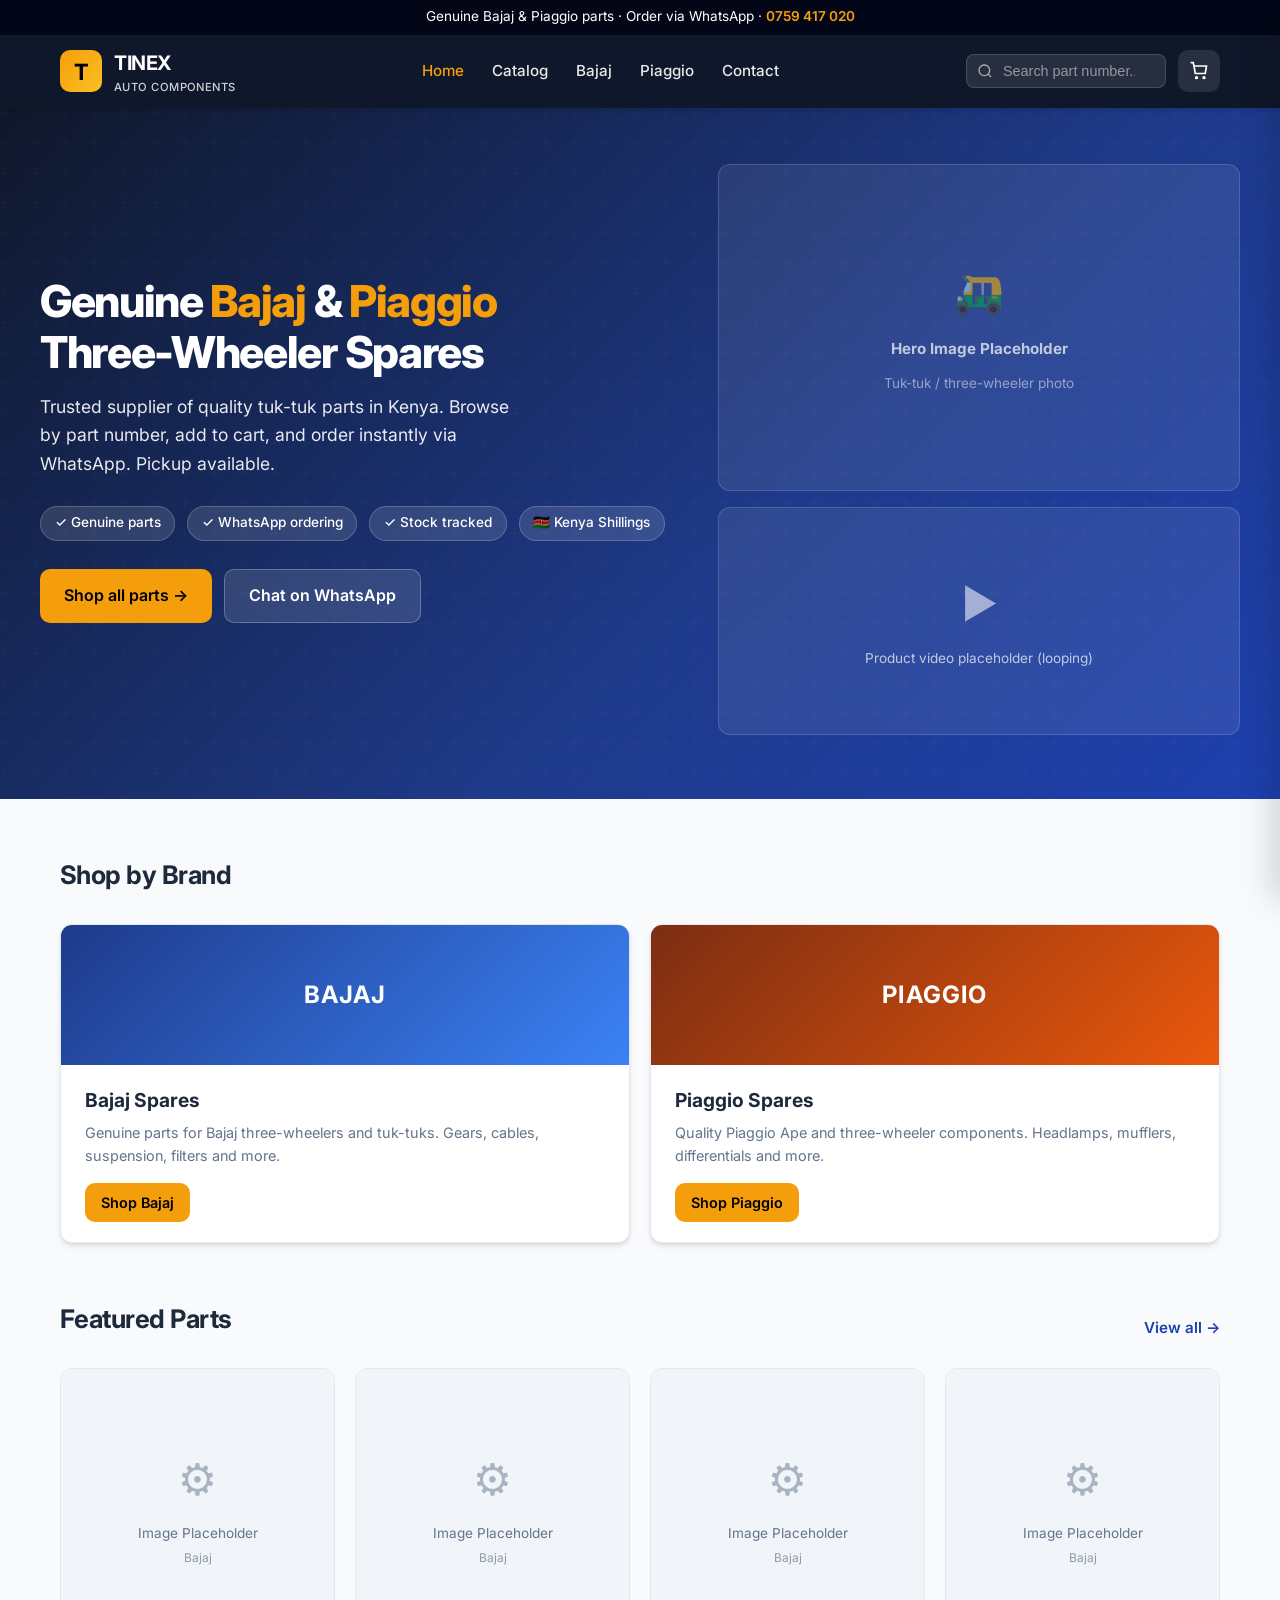
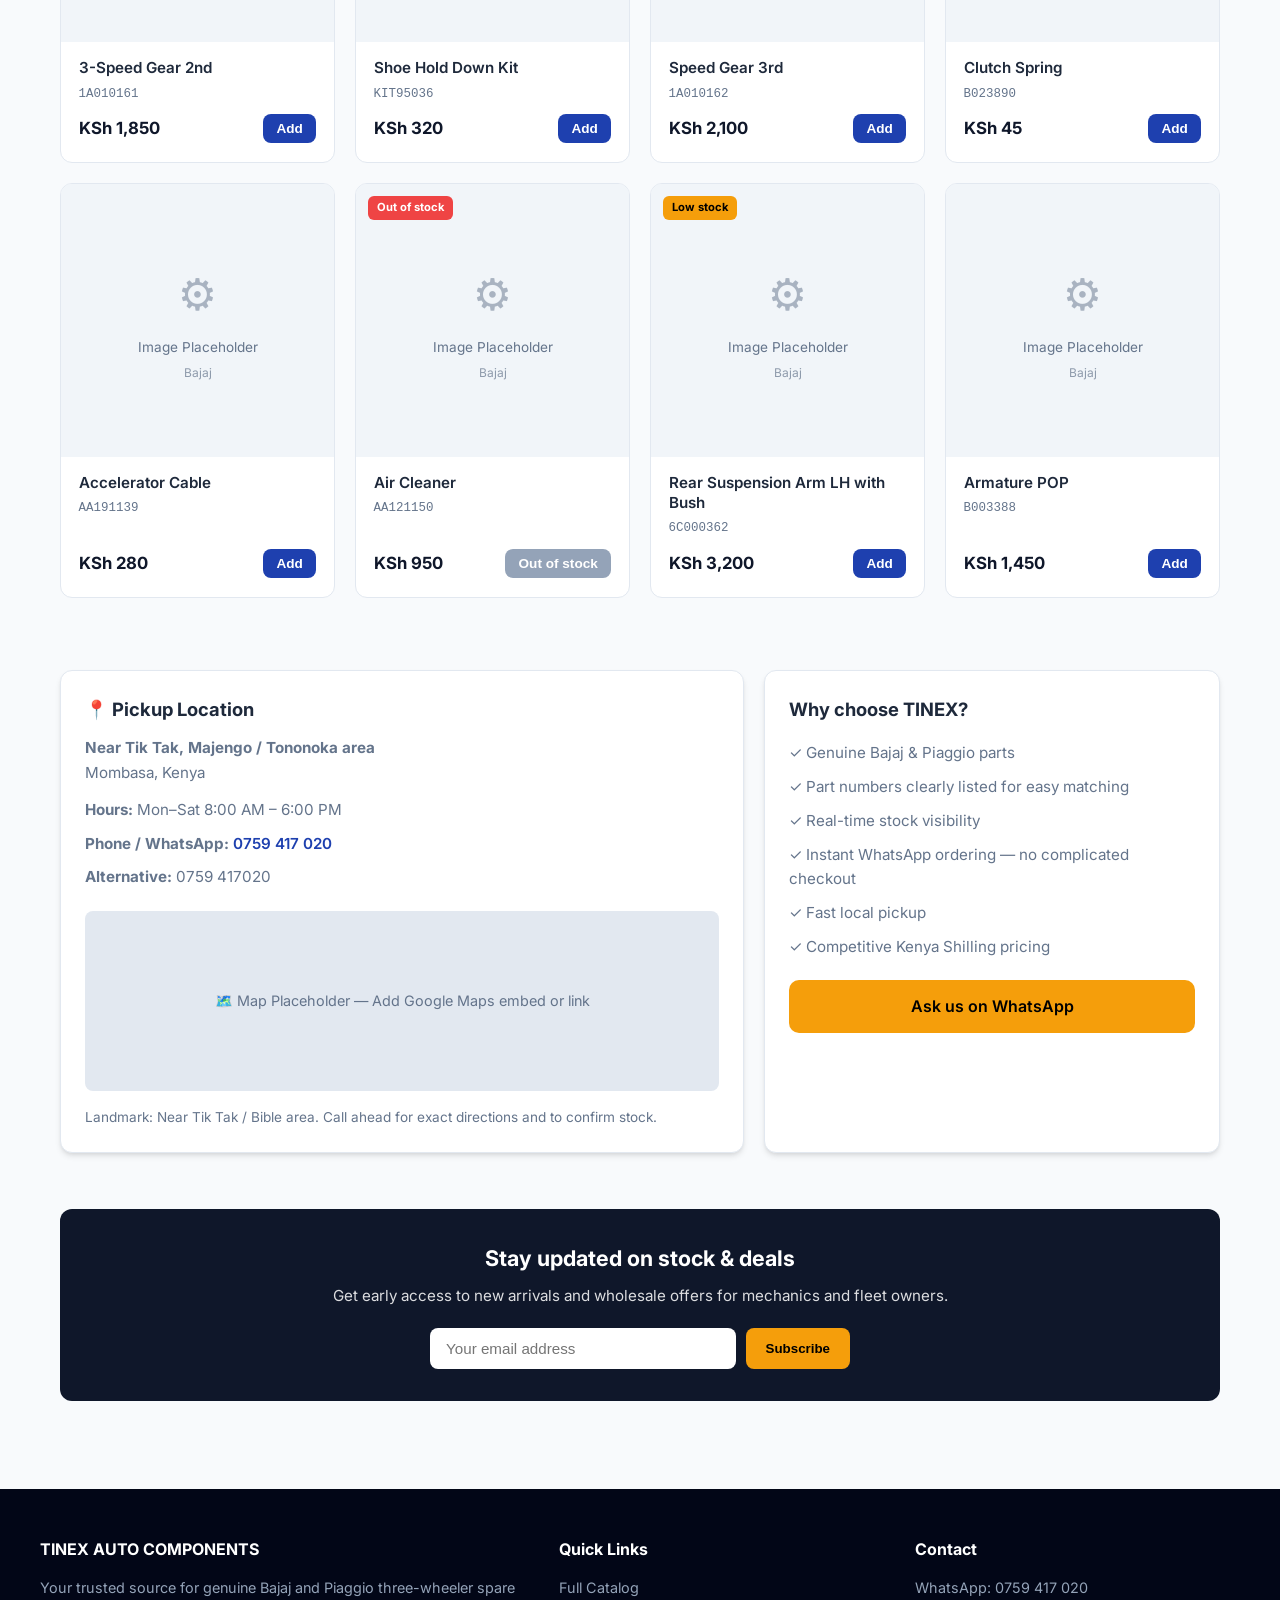
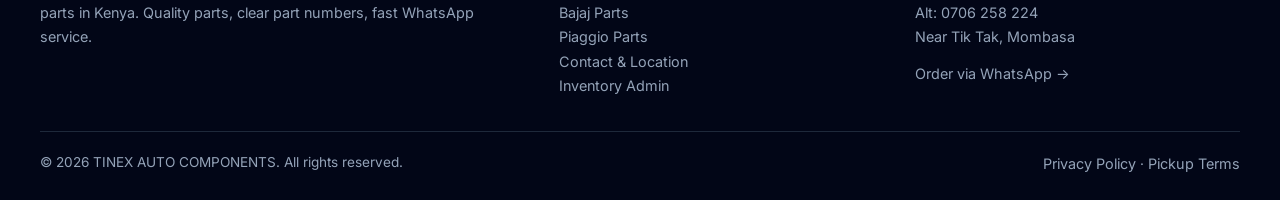
<file: index.html>
<!DOCTYPE html>
<html lang="en">
<head>
  <meta charset="UTF-8" />
  <meta name="viewport" content="width=device-width, initial-scale=1.0"/>
  
  <title>TINEX AUTO COMPONENTS | Genuine Bajaj & Piaggio Three-Wheeler Spares – Kenya</title>
  <meta name="description" content="Genuine Bajaj and Piaggio tuk-tuk spare parts in Kenya. Fast WhatsApp ordering, quality guaranteed. Pickup available near Tik Tak, Mombasa area." />
  <link rel="preconnect" href="https://fonts.googleapis.com" />
  <link rel="preconnect" href="https://fonts.gstatic.com" crossorigin />
  <link href="https://fonts.googleapis.com/css2?family=Inter:wght@400;500;600;700;800&display=swap" rel="stylesheet" />
  <link rel="stylesheet" href="css/styles.css" />
</head>
<body>
  <!-- Header -->
  <header class="header">
    <div class="header-top">
      Genuine Bajaj &amp; Piaggio parts · Order via WhatsApp · 
      <a href="https://wa.me/254759417020" target="_blank" rel="noopener">0759 417 020</a>
    </div>
    <div class="header-main">
      <a href="index.html" class="logo">
        <div class="logo-icon">T</div>
        <div>
          <div>TINEX</div>
          <div style="font-size:0.7rem;font-weight:500;opacity:0.8;letter-spacing:0.04em;">AUTO COMPONENTS</div>
        </div>
      </a>

      <nav class="nav">
        <a href="index.html" class="active">Home</a>
        <a href="catalog.html">Catalog</a>
        <a href="catalog.html?brand=Bajaj">Bajaj</a>
        <a href="catalog.html?brand=Piaggio">Piaggio</a>
        <a href="contact.html">Contact</a>
      </nav>

      <div class="header-actions">
        <div class="search-box">
          <svg width="16" height="16" fill="none" stroke="currentColor" stroke-width="2" viewBox="0 0 24 24"><circle cx="11" cy="11" r="8"/><path d="m21 21-4.3-4.3"/></svg>
          <input type="search" placeholder="Search part number..." aria-label="Search" />
        </div>
        <button class="cart-btn" onclick="openCart()" aria-label="Open cart">
          <svg width="20" height="20" fill="none" stroke="currentColor" stroke-width="2" viewBox="0 0 24 24"><path d="M6 6h15l-1.5 9h-12z"/><circle cx="9" cy="20" r="1"/><circle cx="18" cy="20" r="1"/><path d="M6 6 5 2H2"/></svg>
          <span class="cart-count" id="cart-count" style="display:none;">0</span>
        </button>
        <button class="mobile-menu-btn" onclick="openMobileNav()" aria-label="Menu">☰</button>
      </div>
    </div>
  </header>

  <!-- Mobile Nav -->
  <div class="mobile-nav-overlay" id="mobile-nav-overlay" onclick="closeMobileNav()"></div>
  <div class="mobile-nav" id="mobile-nav">
    <div style="display:flex;justify-content:space-between;align-items:center;margin-bottom:1.5rem;">
      <strong style="color:white;">Menu</strong>
      <button onclick="closeMobileNav()" style="background:none;border:none;color:white;font-size:1.5rem;cursor:pointer;">×</button>
    </div>
    <a href="index.html" onclick="closeMobileNav()">Home</a>
    <a href="catalog.html" onclick="closeMobileNav()">Catalog</a>
    <a href="catalog.html?brand=Bajaj" onclick="closeMobileNav()">Bajaj Parts</a>
    <a href="catalog.html?brand=Piaggio" onclick="closeMobileNav()">Piaggio Parts</a>
    <a href="contact.html" onclick="closeMobileNav()">Contact & Location</a>
    <a href="https://wa.me/254759417020" target="_blank" rel="noopener" onclick="closeMobileNav()">WhatsApp Order</a>
  </div>

  <!-- Hero -->
  <section class="hero">
    <div class="hero-content">
      <div class="hero-text">
        <h1>Genuine <span>Bajaj</span> &amp; <span>Piaggio</span><br>Three-Wheeler Spares</h1>
        <p>Trusted supplier of quality tuk-tuk parts in Kenya. Browse by part number, add to cart, and order instantly via WhatsApp. Pickup available.</p>
        <div class="hero-badges">
          <span class="badge">✓ Genuine parts</span>
          <span class="badge">✓ WhatsApp ordering</span>
          <span class="badge">✓ Stock tracked</span>
          <span class="badge">🇰🇪 Kenya Shillings</span>
        </div>
        <div style="display:flex;flex-wrap:wrap;gap:0.75rem;">
          <a href="catalog.html" class="btn btn-primary">Shop all parts →</a>
          <a href="https://wa.me/254759417020" target="_blank" rel="noopener" class="btn btn-secondary">Chat on WhatsApp</a>
        </div>
      </div>
      <div class="hero-visual">
        <div class="placeholder-card">
          <div class="icon">🛺</div>
          <div><strong>Hero Image Placeholder</strong></div>
          <div style="font-size:0.85rem;opacity:0.7;">Tuk-tuk / three-wheeler photo</div>
        </div>
        <div class="placeholder-card small">
          <div class="icon">▶️</div>
          <div>Product video placeholder (looping)</div>
        </div>
      </div>
    </div>
  </section>

  <!-- Brand tiles -->
  <section class="section">
    <div class="section-header">
      <h2>Shop by Brand</h2>
    </div>
    <div class="brand-grid">
      <a href="catalog.html?brand=Bajaj" class="brand-card">
        <div class="brand-visual brand-bajaj">BAJAJ</div>
        <div class="brand-body">
          <h3>Bajaj Spares</h3>
          <p>Genuine parts for Bajaj three-wheelers and tuk-tuks. Gears, cables, suspension, filters and more.</p>
          <span class="btn btn-primary" style="padding:0.5rem 1rem;font-size:0.9rem;">Shop Bajaj</span>
        </div>
      </a>
      <a href="catalog.html?brand=Piaggio" class="brand-card">
        <div class="brand-visual brand-piaggio">PIAGGIO</div>
        <div class="brand-body">
          <h3>Piaggio Spares</h3>
          <p>Quality Piaggio Ape and three-wheeler components. Headlamps, mufflers, differentials and more.</p>
          <span class="btn btn-primary" style="padding:0.5rem 1rem;font-size:0.9rem;">Shop Piaggio</span>
        </div>
      </a>
    </div>
  </section>

  <!-- Featured Products -->
  <section class="section" style="padding-top:0;">
    <div class="section-header">
      <h2>Featured Parts</h2>
      <a href="catalog.html">View all →</a>
    </div>
    <div class="products-grid" id="featured-products">
      <!-- Filled by JS -->
    </div>
  </section>

  <!-- Location & Why us -->
  <section class="section" style="padding-top:1rem;">
    <div class="info-grid">
      <div class="info-card">
        <h3>📍 Pickup Location</h3>
        <p><strong>Near Tik Tak, Majengo / Tononoka area</strong><br>
        Mombasa, Kenya</p>
        <ul>
          <li><strong>Hours:</strong> Mon–Sat 8:00 AM – 6:00 PM</li>
          <li><strong>Phone / WhatsApp:</strong> <a href="https://wa.me/254759417020" style="color:var(--secondary);font-weight:600;">0759 417 020</a></li>
          <li><strong>Alternative:</strong> 0759 417020</li>
        </ul>
        <div class="map-placeholder">
          🗺️ Map Placeholder — Add Google Maps embed or link
        </div>
        <p class="mt-2" style="font-size:0.85rem;">Landmark: Near Tik Tak / Bible area. Call ahead for exact directions and to confirm stock.</p>
      </div>
      <div class="info-card">
        <h3>Why choose TINEX?</h3>
        <ul>
          <li>✓ Genuine Bajaj &amp; Piaggio parts</li>
          <li>✓ Part numbers clearly listed for easy matching</li>
          <li>✓ Real-time stock visibility</li>
          <li>✓ Instant WhatsApp ordering — no complicated checkout</li>
          <li>✓ Fast local pickup</li>
          <li>✓ Competitive Kenya Shilling pricing</li>
        </ul>
        <a href="https://wa.me/254759417020?text=Hello%20TINEX%2C%20I%20need%20help%20finding%20a%20part." target="_blank" rel="noopener" class="btn btn-primary mt-2" style="width:100%;justify-content:center;">
          Ask us on WhatsApp
        </a>
      </div>
    </div>
  </section>

  <!-- Newsletter -->
  <section class="section" style="padding-top:0;">
    <div class="newsletter">
      <h3>Stay updated on stock &amp; deals</h3>
      <p>Get early access to new arrivals and wholesale offers for mechanics and fleet owners.</p>
      <form class="newsletter-form" onsubmit="event.preventDefault(); alert('Thanks! We will notify you about deals and new stock.');">
        <input type="email" placeholder="Your email address" required />
        <button type="submit">Subscribe</button>
      </form>
    </div>
  </section>

  <!-- Footer -->
  <footer class="footer">
    <div class="footer-content">
      <div>
        <h4>TINEX AUTO COMPONENTS</h4>
        <p>Your trusted source for genuine Bajaj and Piaggio three-wheeler spare parts in Kenya. Quality parts, clear part numbers, fast WhatsApp service.</p>
      </div>
      <div>
        <h4>Quick Links</h4>
        <p><a href="catalog.html">Full Catalog</a></p>
        <p><a href="catalog.html?brand=Bajaj">Bajaj Parts</a></p>
        <p><a href="catalog.html?brand=Piaggio">Piaggio Parts</a></p>
        <p><a href="contact.html">Contact & Location</a></p>
        <p><a href="admin.html">Inventory Admin</a></p>
      </div>
      <div>
        <h4>Contact</h4>
        <p>WhatsApp: <a href="https://wa.me/254759417020">0759 417 020</a></p>
        <p>Alt: 0706 258 224</p>
        <p>Near Tik Tak, Mombasa</p>
        <p style="margin-top:0.75rem;"><a href="https://wa.me/254759417020">Order via WhatsApp →</a></p>
      </div>
    </div>
    <div class="footer-bottom">
      <span>© 2026 TINEX AUTO COMPONENTS. All rights reserved.</span>
      <span>
        <a href="#">Privacy Policy</a> · 
        <a href="#">Pickup Terms</a>
      </span>
    </div>
  </footer>

  <!-- Cart Drawer -->
  <div class="cart-overlay" id="cart-overlay" onclick="closeCart()"></div>
  <div class="cart-drawer" id="cart-drawer">
    <div class="cart-header">
      <h3>Your Cart</h3>
      <button class="cart-close" onclick="closeCart()" aria-label="Close cart">×</button>
    </div>
    <div class="cart-items" id="cart-items"></div>
    <div class="cart-footer">
      <div class="cart-total">
        <span>Total</span>
        <span id="cart-total">KSh 0</span>
      </div>
      <button class="btn btn-whatsapp" id="whatsapp-order" onclick="orderViaWhatsApp()" disabled>
        📱 Order via WhatsApp
      </button>
      <p style="font-size:0.8rem;color:var(--text-muted);text-align:center;margin-top:0.75rem;">
        We’ll confirm stock, price and arrange pickup or delivery.
      </p>
    </div>
  </div>

  <script src="js/store.js"></script>
</body>
</html>
</file>
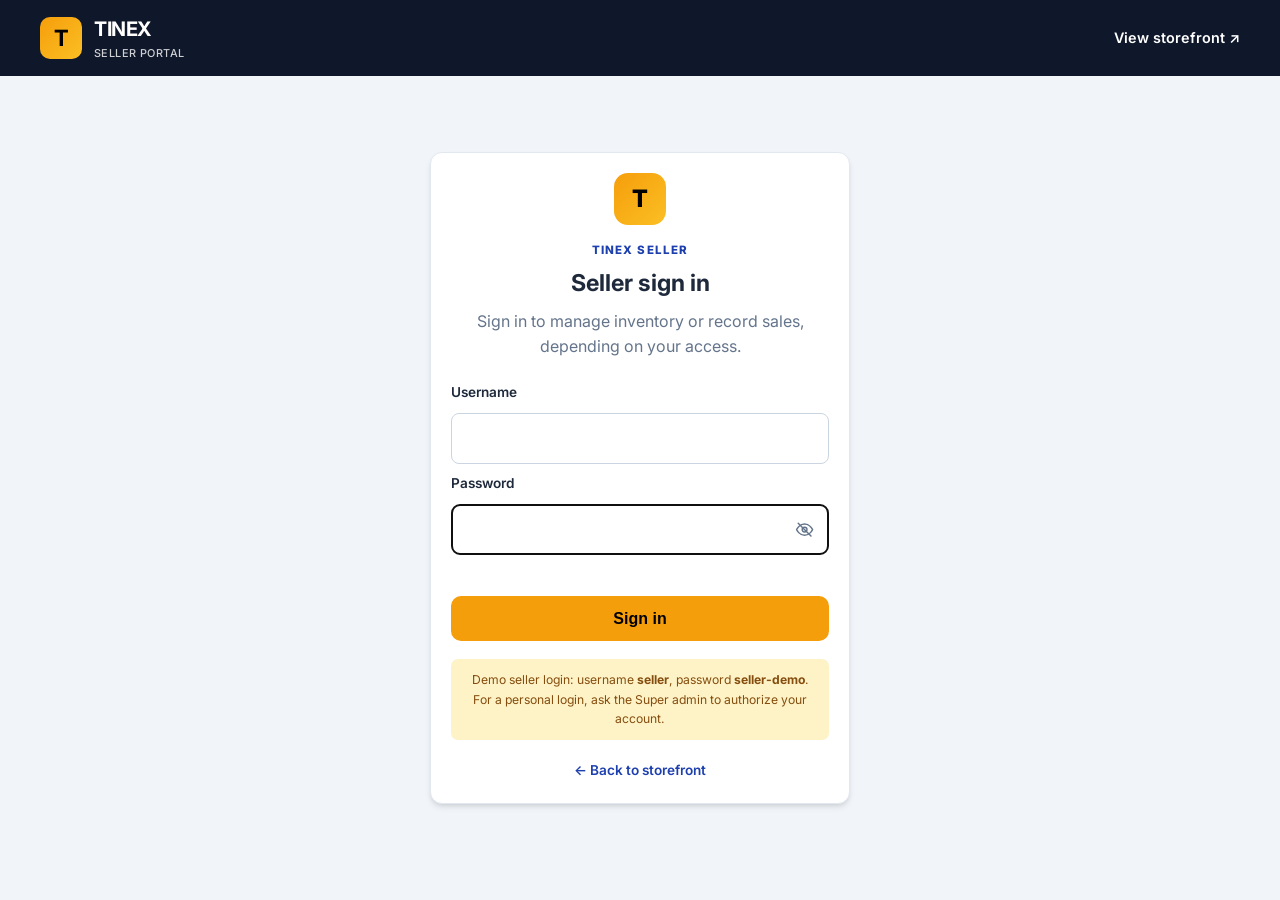
<file: admin.html>
<!DOCTYPE html>
<html lang="en">
<head>
  <meta charset="UTF-8" />
  <meta name="viewport" content="width=device-width, initial-scale=1.0" />
  <title>Inventory Admin | TINEX AUTO COMPONENTS</title>
  <meta name="description" content="Manage TINEX product inventory, prices and sales." />
  <link rel="preconnect" href="https://fonts.googleapis.com" />
  <link rel="preconnect" href="https://fonts.gstatic.com" crossorigin />
  <link href="https://fonts.googleapis.com/css2?family=Inter:wght@400;500;600;700;800&display=swap" rel="stylesheet" />
  <link rel="stylesheet" href="css/styles.css" />
</head>
<body class="admin-page" data-admin-role="seller">
  <header class="admin-header">
    <a href="index.html" class="logo">
      <div class="logo-icon">T</div>
      <div>
        <div>TINEX</div>
        <div class="admin-logo-caption">SELLER PORTAL</div>
      </div>
    </a>
    <a class="admin-store-link" href="catalog.html">View storefront ↗</a>
    <button class="admin-lock-button" id="admin-lock-button" type="button" hidden>Sign out</button>
  </header>

  <main class="admin-login" id="admin-login">
    <section class="admin-card admin-login-card">
      <div class="admin-login-icon">T</div>
      <p class="admin-eyebrow">TINEX SELLER</p>
      <h1>Seller sign in</h1>
      <p class="text-muted">Sign in to manage inventory or record sales, depending on your access.</p>
      <form id="admin-login-form" class="admin-login-form">
        <label for="admin-username">Username</label>
        <input id="admin-username" name="username" type="text" autocomplete="username" required />
        <label for="admin-password">Password</label>
        <div class="admin-password-field">
          <input id="admin-password" name="password" type="password" autocomplete="current-password" required />
          <button class="admin-password-toggle" type="button" aria-label="Show password" aria-pressed="false" aria-controls="admin-password">
            <svg viewBox="0 0 24 24" aria-hidden="true"><path d="M2 12s3.6-7 10-7 10 7 10 7-3.6 7-10 7S2 12 2 12Z"/><circle cx="12" cy="12" r="3"/><path class="admin-eye-slash" d="m4 4 16 16"/></svg>
          </button>
        </div>
        <p id="admin-login-error" class="admin-login-error" role="alert"></p>
        <button class="btn btn-primary" type="submit">Sign in</button>
      </form>
      <p class="admin-demo-notice">Demo seller login: username <strong>seller</strong>, password <strong>seller-demo</strong>. For a personal login, ask the Super admin to authorize your account.</p>
      <a class="admin-login-back" href="index.html">← Back to storefront</a>
    </section>
  </main>

  <main class="admin-main" id="admin-dashboard" hidden>
    <section class="admin-welcome">
      <div>
        <p class="admin-eyebrow">STORE MANAGEMENT</p>
        <h1 id="dashboard-title">Inventory dashboard</h1>
        <p class="text-muted" id="dashboard-caption">Manage parts, check restock needs, and log completed sales.</p>
      </div>
      <span class="admin-role-badge" id="admin-role-badge"></span>
      <div class="admin-local-note">Changes are saved in this browser</div>
    </section>

    <nav class="admin-tabs" aria-label="Admin sections">
      <button class="admin-tab active" data-panel="overview" data-super-admin-only type="button">Overview</button>
      <button class="admin-tab" data-panel="inventory" type="button">Inventory</button>
      <button class="admin-tab" id="sales-tab" data-panel="sales" type="button">Sales</button>
      <button class="admin-tab" data-panel="users" data-super-admin-only type="button">Staff access</button>
      <button class="admin-tab" data-panel="activity" data-super-admin-only type="button">Inventory activity</button>
    </nav>
    <div id="admin-message" class="admin-message" role="status" aria-live="polite"></div>

    <section class="admin-panel active" id="panel-overview" data-super-admin-only>
      <div class="admin-stat-grid">
        <article class="admin-stat-card"><span>Products</span><strong id="stat-products">0</strong><small>Active catalog items</small></article>
        <article class="admin-stat-card"><span>Units in stock</span><strong id="stat-units">0</strong><small>Across all products</small></article>
        <article class="admin-stat-card warning"><span>Restock alerts</span><strong id="stat-restock">0</strong><small>At or below reorder level</small></article>
        <article class="admin-stat-card"><span>Sales today</span><strong id="stat-sales-today">KSh 0</strong><small id="stat-sales-count">0 items sold</small></article>
      </div>

      <div class="admin-content-grid">
        <section class="admin-card">
          <div class="admin-card-heading">
            <div><h2>Needs restocking</h2><p>Products with stock at or below their reorder level.</p></div>
            <button type="button" class="admin-text-button" data-open-panel="inventory">Manage inventory →</button>
          </div>
          <div class="admin-table-wrap">
            <table class="admin-table">
              <thead><tr><th>Product</th><th>In stock</th><th>Reorder at</th><th>Status</th></tr></thead>
              <tbody id="restock-table"></tbody>
            </table>
          </div>
        </section>
        <section class="admin-card">
          <div class="admin-card-heading">
            <div><h2>Recent sales</h2><p>Sales you have recorded in the admin.</p></div>
            <button type="button" class="admin-text-button" data-open-panel="sales">View reports →</button>
          </div>
          <div class="admin-table-wrap">
            <table class="admin-table">
              <thead><tr><th>Product</th><th>Qty</th><th>Total</th><th>Sold by / logged at</th></tr></thead>
              <tbody id="recent-sales-table"></tbody>
            </table>
          </div>
        </section>
      </div>
    </section>

    <section class="admin-panel" id="panel-inventory">
      <div class="admin-section-heading">
        <div><h2>Products &amp; stock</h2><p id="inventory-intro">Add new parts or update their details, price, photo and quantity.</p></div>
        <button type="button" class="btn btn-primary" id="new-product-button" data-inventory-access>＋ Add product</button>
      </div>
      <section class="admin-card admin-form-card" id="product-form-card" hidden>
        <div class="admin-card-heading">
          <div><h2 id="product-form-heading">Add product</h2><p>Stock changes appear on the customer catalog.</p></div>
          <button type="button" class="admin-icon-button" id="cancel-product-button" aria-label="Close form">×</button>
        </div>
        <form id="product-form" class="admin-form">
          <input type="hidden" name="productId" />
          <label>Product name<input name="title" required maxlength="100" /></label>
          <label>Part number / code<input name="code" required maxlength="40" /></label>
          <label>Brand<select name="brand" required><option value="Bajaj">Bajaj</option><option value="Piaggio">Piaggio</option></select></label>
          <label>Price (KSh)<input name="price" type="number" min="0" step="1" required /></label>
          <label>Set stock quantity<input name="stock" type="number" min="0" step="1" required /><span class="admin-field-hint">Use Add stock below to increase current stock without replacing it.</span></label>
          <label>Restock alert at<input name="reorderAt" type="number" min="0" step="1" value="5" required /></label>
          <label class="admin-form-wide">Description<textarea name="desc" rows="2" maxlength="300"></textarea></label>
          <label class="admin-form-wide">Product image<input name="imageFile" id="product-image-file" type="file" accept="image/*" /><span class="admin-field-hint">Optional. Choose an image up to 2 MB.</span></label>
          <div class="admin-image-preview admin-form-wide" id="product-image-preview" hidden></div>
          <div class="admin-form-actions admin-form-wide">
            <button type="submit" class="btn btn-primary">Save product</button>
            <button type="button" class="btn btn-outline" id="remove-image-button" hidden>Remove image</button>
            <button type="button" class="btn btn-outline" id="cancel-product-form">Cancel</button>
          </div>
        </form>
      </section>
      <section class="admin-card admin-sale-entry" id="seller-sale-entry" hidden>
        <div class="admin-card-heading"><div><h2>Record item sold today</h2><p>Recording a sale immediately deducts the quantity from inventory and adds it to the sales report.</p></div></div>
        <form id="seller-sale-form" class="admin-form admin-sale-form">
          <label>Product<select name="productId" id="seller-product" required></select></label>
          <label>Quantity sold<input name="quantity" type="number" min="1" step="1" value="1" required /></label>
          <div class="admin-form-actions admin-form-wide"><button class="btn btn-primary" type="submit">Add to daily report</button><span class="admin-field-hint">Sale time is recorded automatically.</span></div>
        </form>
      </section>
      <section class="admin-card admin-restock-card" data-inventory-access>
        <div class="admin-card-heading"><div><h2>Adjust stock</h2><p>Stock changes are recorded with the staff member and exact time.</p></div></div>
        <form id="restock-form" class="admin-form admin-restock-form">
          <label>Product<select name="productId" id="restock-product" required></select></label>
          <label>Action<select name="action" id="stock-action"><option value="add">Add stock</option><option value="deduct">Deduct stock</option></select></label>
          <label>Quantity<input name="quantity" type="number" min="1" step="1" value="1" required /></label>
          <div class="admin-form-actions"><button type="submit" class="btn btn-primary">Save stock adjustment</button></div>
        </form>
      </section>
      <section class="admin-card">
        <div class="admin-filter-row">
          <label class="admin-search-label">Search products<input type="search" id="inventory-search" placeholder="Name, code or brand" /></label>
          <label class="admin-search-label">Stock status<select id="inventory-status"><option value="all">All products</option><option value="restock">Needs restocking</option><option value="available">In stock</option><option value="out">Out of stock</option></select></label>
        </div>
        <div class="admin-table-wrap">
          <table class="admin-table inventory-table">
            <thead><tr><th>Product</th><th>Part no.</th><th>Price</th><th>In stock</th><th>Status</th><th id="inventory-actions-heading"></th></tr></thead>
            <tbody id="inventory-table"></tbody>
          </table>
        </div>
      </section>
    </section>

    <section class="admin-panel" id="panel-sales">
      <div class="admin-section-heading">
        <div><h2>Sales reports</h2><p id="sales-intro">Seller sales and confirmed WhatsApp orders automatically reduce stock.</p></div>
      </div>
      <section class="admin-card admin-sale-entry" id="order-entry-card" data-seller-only>
        <div class="admin-card-heading"><div><h2>Confirm WhatsApp order</h2><p>Use this for completed WhatsApp orders that have not already been recorded. Confirming an order deducts the items from stock.</p></div></div>
        <form id="sale-form" class="admin-form admin-sale-form">
          <p class="admin-field-hint admin-form-wide">Order confirmation time is recorded automatically.</p>
          <div class="admin-order-items admin-form-wide" id="order-items"></div>
          <div class="admin-form-actions admin-form-wide">
            <button type="button" class="btn btn-outline" id="add-order-item">＋ Add another item</button>
            <button class="btn btn-primary" type="submit">Confirm order &amp; deduct stock</button>
          </div>
        </form>
      </section>
      <section class="admin-card">
        <div class="admin-card-heading admin-report-heading">
          <div><h2>Sales summary</h2><p id="sales-period-caption">Totals for today.</p></div>
          <div class="admin-period-tabs" aria-label="Sales period">
            <button type="button" class="active" data-period="day">Day</button>
            <button type="button" data-period="week">Week</button>
            <button type="button" data-period="month">Month</button>
          </div>
        </div>
        <div class="admin-sales-totals">
          <div><span>Revenue</span><strong id="period-revenue">KSh 0</strong></div>
          <div><span>Units sold</span><strong id="period-units">0</strong></div>
          <div><span>Confirmed orders</span><strong id="period-orders">0</strong></div>
        </div>
        <div class="admin-table-wrap">
          <table class="admin-table">
            <thead><tr><th>Product</th><th>Quantity</th><th>Unit price</th><th>Total</th><th>Stock</th><th>Sold by / logged at</th></tr></thead>
            <tbody id="sales-table"></tbody>
          </table>
        </div>
      </section>
    </section>

    <section class="admin-panel" id="panel-users" data-super-admin-only>
      <div class="admin-section-heading">
        <div><h2>Staff access</h2><p>Create Seller or Inventory staff logins and revoke access when needed.</p></div>
      </div>
      <section class="admin-card admin-user-form-card">
        <div class="admin-card-heading"><div><h2>Authorize staff</h2><p>Choose whether each person records sales or manages inventory.</p></div></div>
        <form id="seller-user-form" class="admin-form admin-user-form">
          <label>Staff name<input name="name" required maxlength="80" autocomplete="name" /></label>
          <label>Username<input name="username" required minlength="3" maxlength="30" pattern="[A-Za-z0-9._-]+" autocomplete="off" /></label>
          <label>Role<select name="role" required><option value="seller">Seller</option><option value="inventory-manager">Inventory staff</option></select></label>
          <label>Password
            <div class="admin-password-field">
              <input id="seller-password" name="password" type="password" required minlength="8" autocomplete="new-password" />
              <button class="admin-password-toggle" type="button" aria-label="Show password" aria-pressed="false" aria-controls="seller-password">
                <svg viewBox="0 0 24 24" aria-hidden="true"><path d="M2 12s3.6-7 10-7 10 7 10 7-3.6 7-10 7S2 12 2 12Z"/><circle cx="12" cy="12" r="3"/><path class="admin-eye-slash" d="m4 4 16 16"/></svg>
              </button>
            </div>
          </label>
          <label>Confirm password
            <div class="admin-password-field">
              <input id="seller-password-confirm" name="confirmPassword" type="password" required minlength="8" autocomplete="new-password" />
              <button class="admin-password-toggle" type="button" aria-label="Show password" aria-pressed="false" aria-controls="seller-password-confirm">
                <svg viewBox="0 0 24 24" aria-hidden="true"><path d="M2 12s3.6-7 10-7 10 7 10 7-3.6 7-10 7S2 12 2 12Z"/><circle cx="12" cy="12" r="3"/><path class="admin-eye-slash" d="m4 4 16 16"/></svg>
              </button>
            </div>
          </label>
          <div class="admin-form-actions admin-form-wide"><button class="btn btn-primary" type="submit">Add staff access</button></div>
        </form>
      </section>
      <section class="admin-card">
        <div class="admin-card-heading"><div><h2>Authorized staff</h2><p>Account passwords are not shown here.</p></div></div>
        <div class="admin-table-wrap">
          <table class="admin-table">
            <thead><tr><th>Name</th><th>Username</th><th>Role</th><th>Access</th><th>Added</th><th></th></tr></thead>
            <tbody id="seller-users-table"></tbody>
          </table>
        </div>
      </section>
    </section>

    <section class="admin-panel" id="panel-activity" data-super-admin-only>
      <div class="admin-section-heading"><div><h2>Inventory staff activity</h2><p>See who signed in, edited products, or added/deducted stock, and when.</p></div></div>
      <section class="admin-card">
        <div class="admin-card-heading"><div><h2>Staff sessions</h2><p>Login and logout times for each authorized user.</p></div></div>
        <div class="admin-table-wrap"><table class="admin-table">
          <thead><tr><th>Staff</th><th>Role</th><th>Logged in</th><th>Logged out</th></tr></thead>
          <tbody id="admin-sessions-table"></tbody>
        </table></div>
      </section>
      <section class="admin-card">
        <div class="admin-card-heading"><div><h2>Inventory changes</h2><p>Product edits, stock additions, and deductions with actor and time.</p></div></div>
        <div class="admin-table-wrap"><table class="admin-table">
          <thead><tr><th>Product / change</th><th>Action</th><th>By</th><th>Time</th></tr></thead>
          <tbody id="inventory-audit-table"></tbody>
        </table></div>
      </section>
    </section>

    <p class="admin-disclaimer">Demo only: seller accounts, passwords, inventory and sales are stored in this browser. A user can bypass these client-side permissions. Use server-side authentication and a database before publishing for business use.</p>
  </main>

  <script src="js/store.js"></script>
  <script src="js/admin.js"></script>
  <script src="js/seller-auth.js"></script>
</body>
</html>
</file>
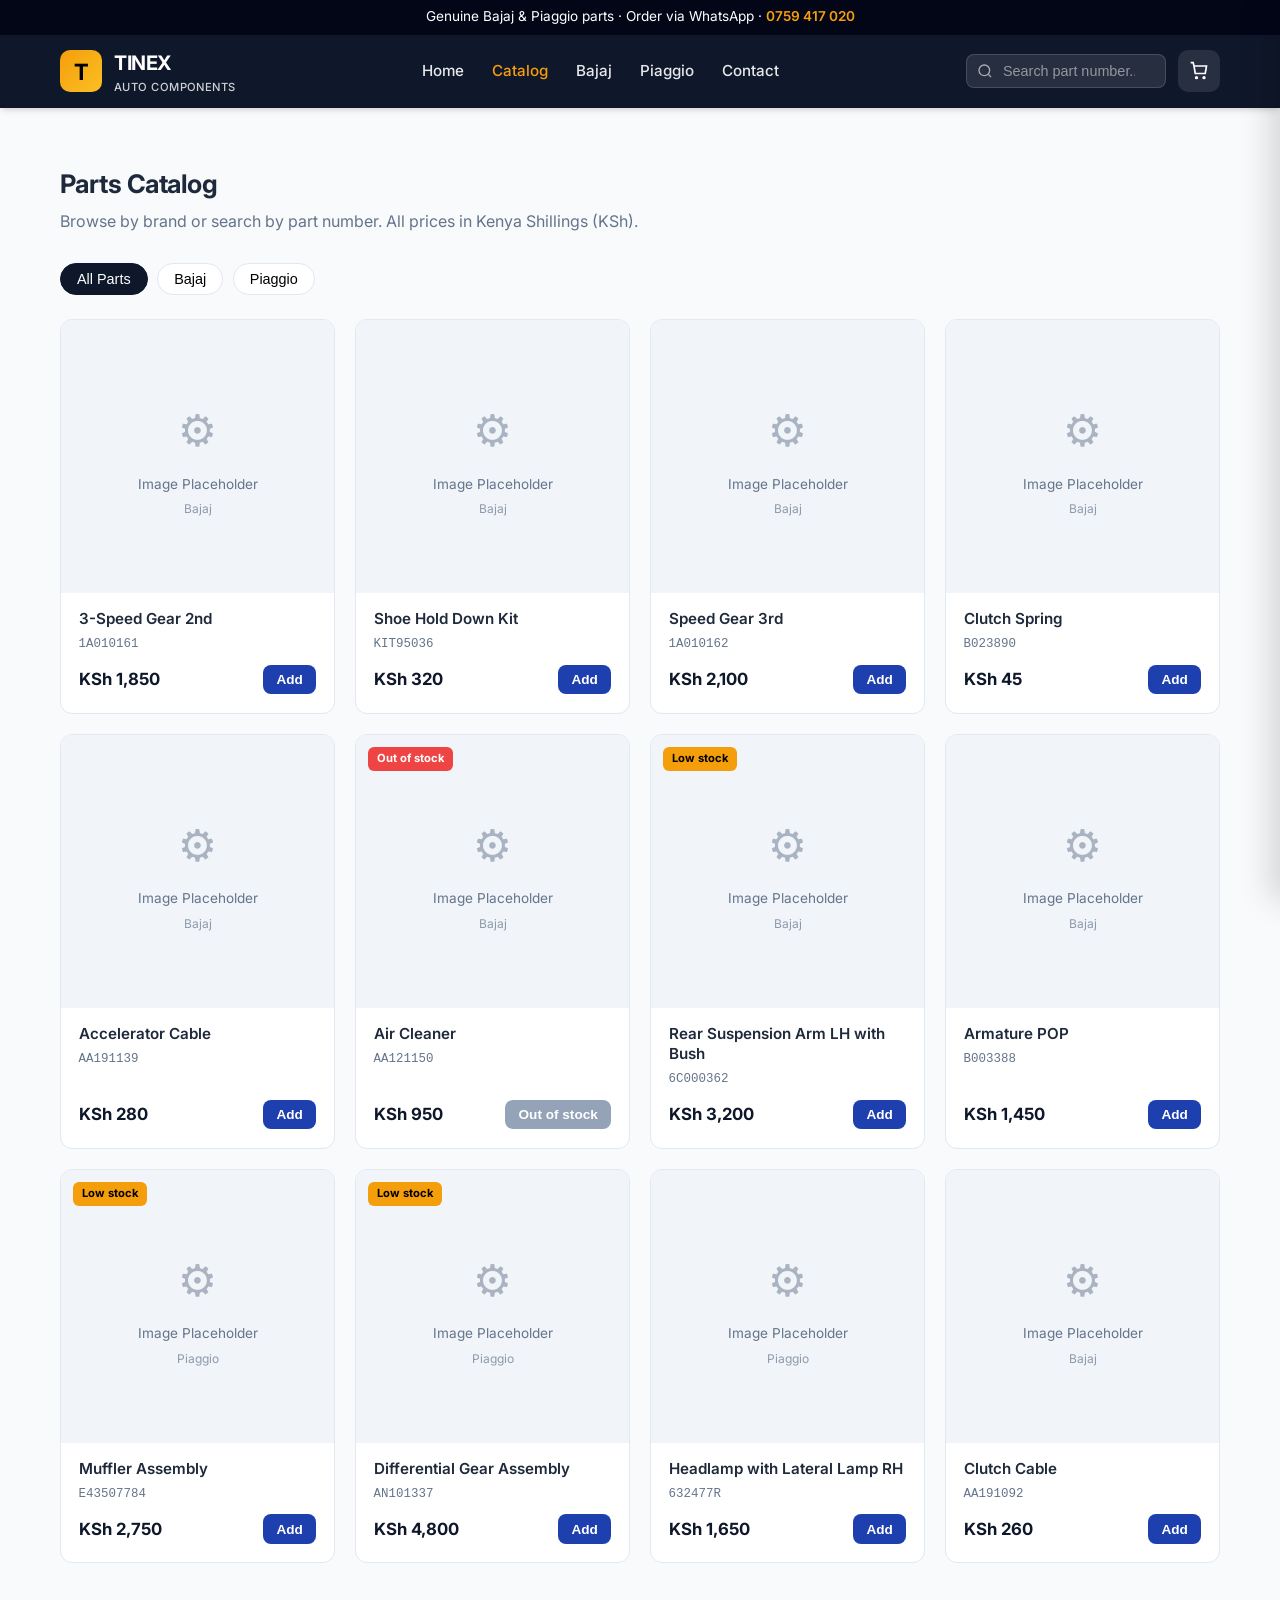
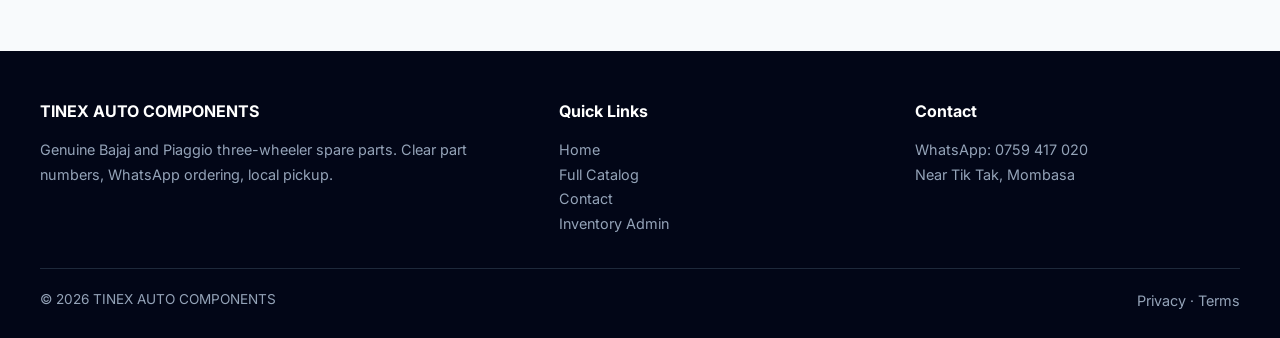
<file: catalog.html>
<!DOCTYPE html>
<html lang="en">
<head>
  <meta charset="UTF-8" />
  <meta name="viewport" content="width=device-width, initial-scale=1.0" />
  <title>Catalog | TINEX AUTO COMPONENTS – Bajaj & Piaggio Spares</title>
  <meta name="description" content="Browse genuine Bajaj and Piaggio three-wheeler spare parts. Search by part number. Order via WhatsApp. Kenya." />
  <link rel="preconnect" href="https://fonts.googleapis.com" />
  <link rel="preconnect" href="https://fonts.gstatic.com" crossorigin />
  <link href="https://fonts.googleapis.com/css2?family=Inter:wght@400;500;600;700;800&display=swap" rel="stylesheet" />
  <link rel="stylesheet" href="css/styles.css" />
</head>
<body>
  <header class="header">
    <div class="header-top">
      Genuine Bajaj &amp; Piaggio parts · Order via WhatsApp · 
      <a href="https://wa.me/254759417020" target="_blank" rel="noopener">0759 417 020</a>
    </div>
    <div class="header-main">
      <a href="index.html" class="logo">
        <div class="logo-icon">T</div>
        <div>
          <div>TINEX</div>
          <div style="font-size:0.7rem;font-weight:500;opacity:0.8;letter-spacing:0.04em;">AUTO COMPONENTS</div>
        </div>
      </a>
      <nav class="nav">
        <a href="index.html">Home</a>
        <a href="catalog.html" class="active">Catalog</a>
        <a href="catalog.html?brand=Bajaj">Bajaj</a>
        <a href="catalog.html?brand=Piaggio">Piaggio</a>
        <a href="contact.html">Contact</a>
      </nav>
      <div class="header-actions">
        <div class="search-box">
          <svg width="16" height="16" fill="none" stroke="currentColor" stroke-width="2" viewBox="0 0 24 24"><circle cx="11" cy="11" r="8"/><path d="m21 21-4.3-4.3"/></svg>
          <input type="search" id="search-input" placeholder="Search part number..." aria-label="Search" oninput="handleSearch(this.value)" />
        </div>
        <button class="cart-btn" onclick="openCart()" aria-label="Open cart">
          <svg width="20" height="20" fill="none" stroke="currentColor" stroke-width="2" viewBox="0 0 24 24"><path d="M6 6h15l-1.5 9h-12z"/><circle cx="9" cy="20" r="1"/><circle cx="18" cy="20" r="1"/><path d="M6 6 5 2H2"/></svg>
          <span class="cart-count" id="cart-count" style="display:none;">0</span>
        </button>
        <button class="mobile-menu-btn" onclick="openMobileNav()" aria-label="Menu">☰</button>
      </div>
    </div>
  </header>

  <div class="mobile-nav-overlay" id="mobile-nav-overlay" onclick="closeMobileNav()"></div>
  <div class="mobile-nav" id="mobile-nav">
    <div style="display:flex;justify-content:space-between;align-items:center;margin-bottom:1.5rem;">
      <strong style="color:white;">Menu</strong>
      <button onclick="closeMobileNav()" style="background:none;border:none;color:white;font-size:1.5rem;cursor:pointer;">×</button>
    </div>
    <a href="index.html" onclick="closeMobileNav()">Home</a>
    <a href="catalog.html" onclick="closeMobileNav()">Catalog</a>
    <a href="catalog.html?brand=Bajaj" onclick="closeMobileNav()">Bajaj Parts</a>
    <a href="catalog.html?brand=Piaggio" onclick="closeMobileNav()">Piaggio Parts</a>
    <a href="contact.html" onclick="closeMobileNav()">Contact & Location</a>
    <a href="https://wa.me/254759417020" target="_blank" rel="noopener" onclick="closeMobileNav()">WhatsApp Order</a>
  </div>

  <section class="section">
    <div class="section-header">
      <div>
        <h2>Parts Catalog</h2>
        <p class="text-muted" style="margin-top:0.25rem;">Browse by brand or search by part number. All prices in Kenya Shillings (KSh).</p>
      </div>
    </div>

    <div class="filters">
      <button class="filter-btn active" data-brand="all" onclick="setFilter('all')">All Parts</button>
      <button class="filter-btn" data-brand="Bajaj" onclick="setFilter('Bajaj')">Bajaj</button>
      <button class="filter-btn" data-brand="Piaggio" onclick="setFilter('Piaggio')">Piaggio</button>
    </div>

    <div class="products-grid" id="catalog-products">
      <!-- Filled by JS -->
    </div>
  </section>

  <footer class="footer">
    <div class="footer-content">
      <div>
        <h4>TINEX AUTO COMPONENTS</h4>
        <p>Genuine Bajaj and Piaggio three-wheeler spare parts. Clear part numbers, WhatsApp ordering, local pickup.</p>
      </div>
      <div>
        <h4>Quick Links</h4>
        <p><a href="index.html">Home</a></p>
        <p><a href="catalog.html">Full Catalog</a></p>
        <p><a href="contact.html">Contact</a></p>
        <p><a href="admin.html">Inventory Admin</a></p>
      </div>
      <div>
        <h4>Contact</h4>
        <p>WhatsApp: <a href="https://wa.me/254759417020">0759 417 020</a></p>
        <p>Near Tik Tak, Mombasa</p>
      </div>
    </div>
    <div class="footer-bottom">
      <span>© 2026 TINEX AUTO COMPONENTS</span>
      <span><a href="#">Privacy</a> · <a href="#">Terms</a></span>
    </div>
  </footer>

  <div class="cart-overlay" id="cart-overlay" onclick="closeCart()"></div>
  <div class="cart-drawer" id="cart-drawer">
    <div class="cart-header">
      <h3>Your Cart</h3>
      <button class="cart-close" onclick="closeCart()">×</button>
    </div>
    <div class="cart-items" id="cart-items"></div>
    <div class="cart-footer">
      <div class="cart-total">
        <span>Total</span>
        <span id="cart-total">KSh 0</span>
      </div>
      <button class="btn btn-whatsapp" id="whatsapp-order" onclick="orderViaWhatsApp()" disabled>
        📱 Order via WhatsApp
      </button>
      <p style="font-size:0.8rem;color:var(--text-muted);text-align:center;margin-top:0.75rem;">
        We’ll confirm stock and arrange pickup.
      </p>
    </div>
  </div>

  <script src="js/store.js"></script>
  <script>
    // Handle URL brand param and search
    document.addEventListener("DOMContentLoaded", () => {
      const params = new URLSearchParams(window.location.search);
      const brand = params.get("brand");
      if (brand === "Bajaj" || brand === "Piaggio") {
        setFilter(brand);
      }

      window.handleSearch = function(q) {
        const query = q.trim().toLowerCase();
        const container = document.getElementById("catalog-products");
        if (!query) {
          const active = document.querySelector(".filter-btn.active");
          renderCatalog(active ? active.dataset.brand : "all");
          return;
        }
        const results = PRODUCTS.filter(p => 
          p.title.toLowerCase().includes(query) ||
          p.code.toLowerCase().includes(query) ||
          p.brand.toLowerCase().includes(query)
        );
        container.innerHTML = results.length 
          ? results.map(renderProductCard).join("") 
          : `<p class="text-muted" style="grid-column:1/-1;text-align:center;padding:2rem;">No parts found for “${q}”. Try a different part number or brand.</p>`;
      };
    });
  </script>
</body>
</html>
</file>
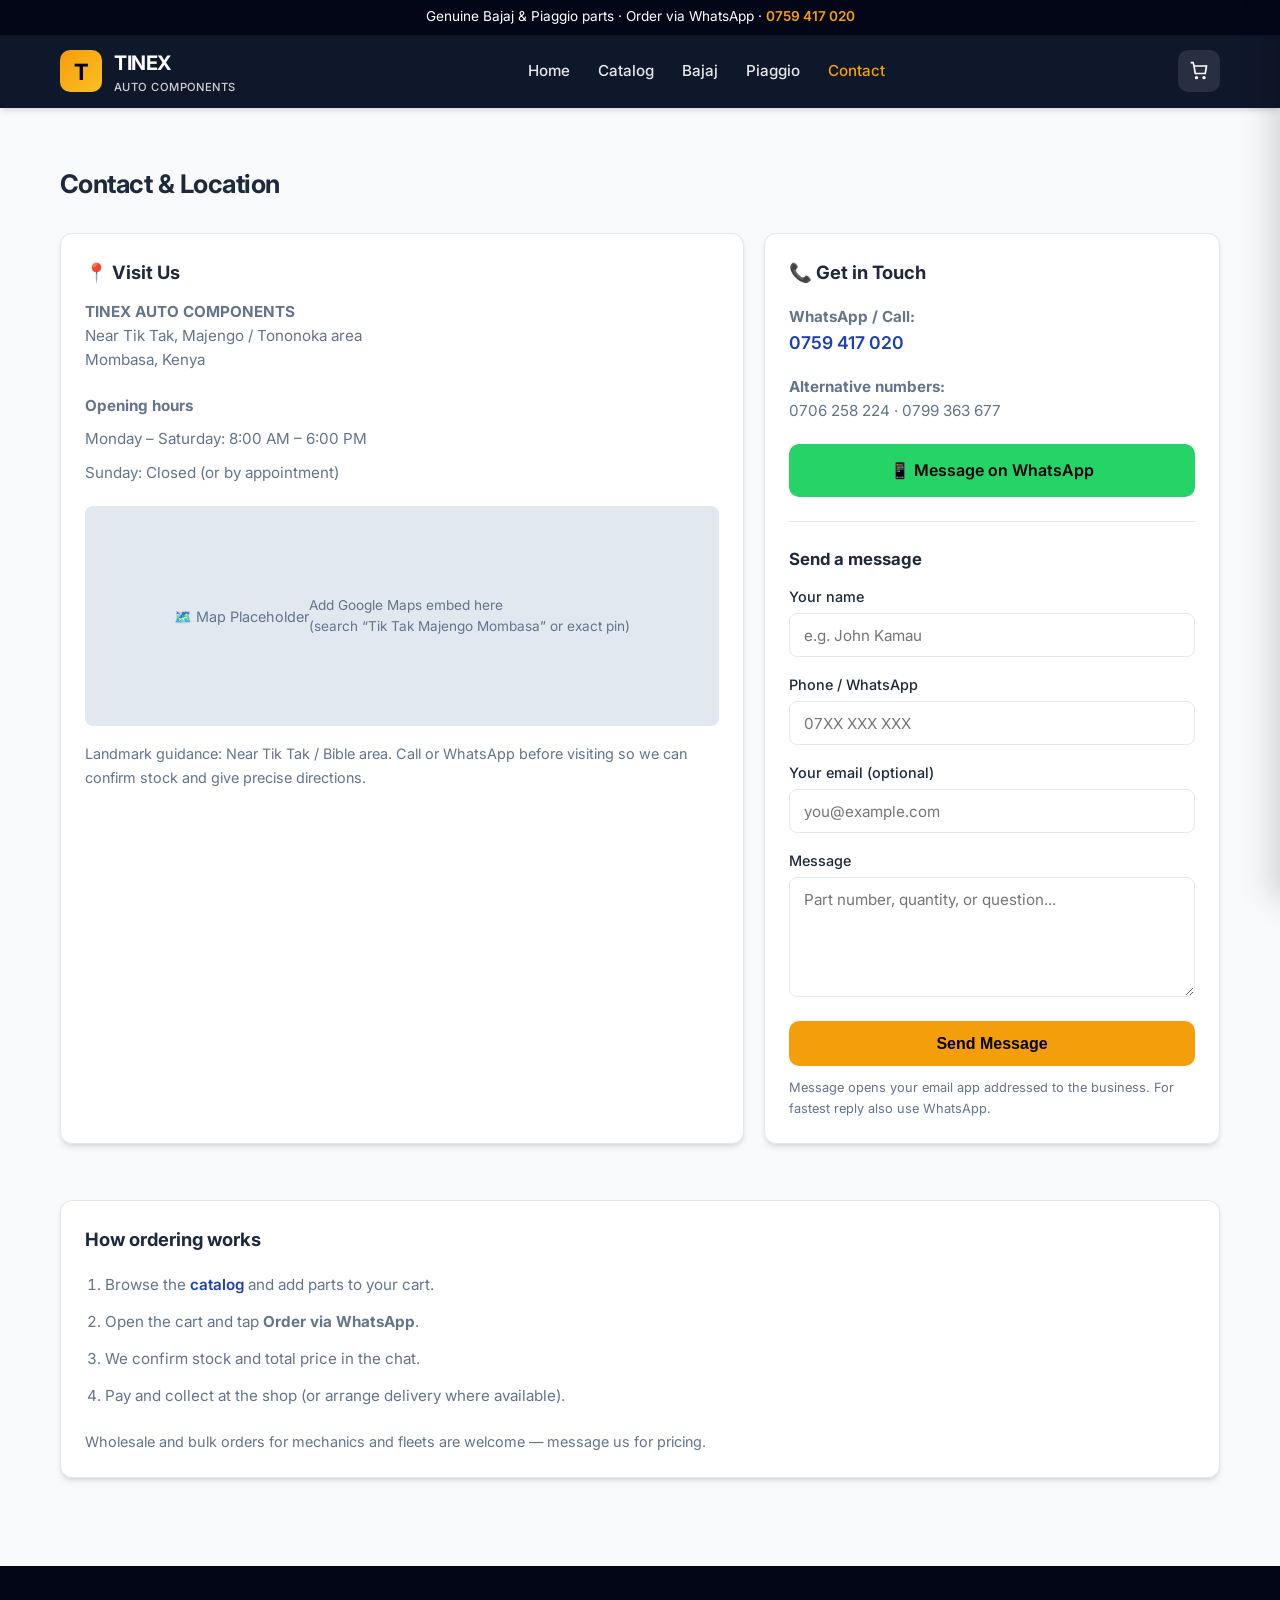
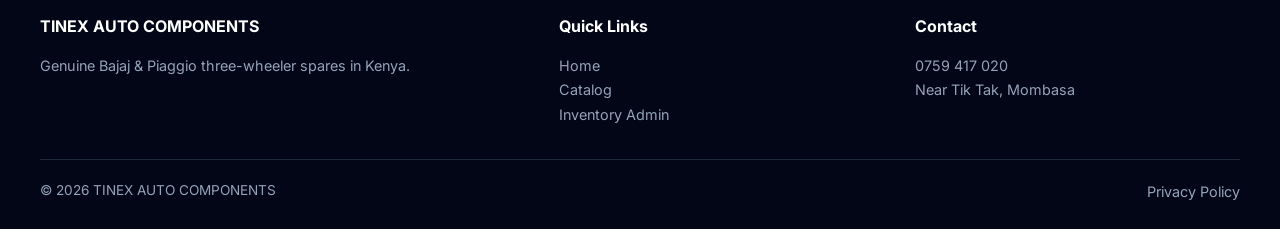
<file: contact.html>
<!DOCTYPE html>
<html lang="en">
<head>
  <meta charset="UTF-8" />
  <meta name="viewport" content="width=device-width, initial-scale=1.0" />
  <title>Contact & Location | TINEX AUTO COMPONENTS</title>
  <meta name="description" content="Visit or contact TINEX AUTO COMPONENTS for Bajaj and Piaggio tuk-tuk spares. Near Tik Tak, Mombasa. WhatsApp 0759 417 020." />
  <link rel="preconnect" href="https://fonts.googleapis.com" />
  <link rel="preconnect" href="https://fonts.gstatic.com" crossorigin />
  <link href="https://fonts.googleapis.com/css2?family=Inter:wght@400;500;600;700;800&display=swap" rel="stylesheet" />
  <link rel="stylesheet" href="css/styles.css" />
</head>
<body>
  <header class="header">
    <div class="header-top">
      Genuine Bajaj &amp; Piaggio parts · Order via WhatsApp · 
      <a href="https://wa.me/254759417020" target="_blank" rel="noopener">0759 417 020</a>
    </div>
    <div class="header-main">
      <a href="index.html" class="logo">
        <div class="logo-icon">T</div>
        <div>
          <div>TINEX</div>
          <div style="font-size:0.7rem;font-weight:500;opacity:0.8;letter-spacing:0.04em;">AUTO COMPONENTS</div>
        </div>
      </a>
      <nav class="nav">
        <a href="index.html">Home</a>
        <a href="catalog.html">Catalog</a>
        <a href="catalog.html?brand=Bajaj">Bajaj</a>
        <a href="catalog.html?brand=Piaggio">Piaggio</a>
        <a href="contact.html" class="active">Contact</a>
      </nav>
      <div class="header-actions">
        <button class="cart-btn" onclick="openCart()" aria-label="Open cart">
          <svg width="20" height="20" fill="none" stroke="currentColor" stroke-width="2" viewBox="0 0 24 24"><path d="M6 6h15l-1.5 9h-12z"/><circle cx="9" cy="20" r="1"/><circle cx="18" cy="20" r="1"/><path d="M6 6 5 2H2"/></svg>
          <span class="cart-count" id="cart-count" style="display:none;">0</span>
        </button>
        <button class="mobile-menu-btn" onclick="openMobileNav()" aria-label="Menu">☰</button>
      </div>
    </div>
  </header>

  <div class="mobile-nav-overlay" id="mobile-nav-overlay" onclick="closeMobileNav()"></div>
  <div class="mobile-nav" id="mobile-nav">
    <div style="display:flex;justify-content:space-between;align-items:center;margin-bottom:1.5rem;">
      <strong style="color:white;">Menu</strong>
      <button onclick="closeMobileNav()" style="background:none;border:none;color:white;font-size:1.5rem;cursor:pointer;">×</button>
    </div>
    <a href="index.html" onclick="closeMobileNav()">Home</a>
    <a href="catalog.html" onclick="closeMobileNav()">Catalog</a>
    <a href="catalog.html?brand=Bajaj" onclick="closeMobileNav()">Bajaj Parts</a>
    <a href="catalog.html?brand=Piaggio" onclick="closeMobileNav()">Piaggio Parts</a>
    <a href="contact.html" onclick="closeMobileNav()">Contact & Location</a>
    <a href="https://wa.me/254759417020" target="_blank" rel="noopener" onclick="closeMobileNav()">WhatsApp Order</a>
  </div>

  <section class="section">
    <div class="section-header">
      <h2>Contact & Location</h2>
    </div>

    <div class="info-grid">
      <div class="info-card">
        <h3>📍 Visit Us</h3>
        <p><strong>TINEX AUTO COMPONENTS</strong><br>
        Near Tik Tak, Majengo / Tononoka area<br>
        Mombasa, Kenya</p>
        <ul style="margin-top:1rem;">
          <li><strong>Opening hours</strong></li>
          <li>Monday – Saturday: 8:00 AM – 6:00 PM</li>
          <li>Sunday: Closed (or by appointment)</li>
        </ul>
        <div class="map-placeholder" style="height:220px;">
          🗺️ Map Placeholder<br>
          <span style="font-size:0.85rem;">Add Google Maps embed here<br>(search “Tik Tak Majengo Mombasa” or exact pin)</span>
        </div>
        <p class="mt-2" style="font-size:0.9rem;color:var(--text-muted);">
          Landmark guidance: Near Tik Tak / Bible area. Call or WhatsApp before visiting so we can confirm stock and give precise directions.
        </p>
      </div>

      <div class="info-card">
        <h3>📞 Get in Touch</h3>
        <ul>
          <li><strong>WhatsApp / Call:</strong><br>
            <a href="https://wa.me/254759417020" style="color:var(--secondary);font-weight:600;font-size:1.1rem;">0759 417 020</a>
          </li>
          <li class="mt-1"><strong>Alternative numbers:</strong><br>
            0706 258 224 · 0799 363 677
          </li>
        </ul>
        <a href="https://wa.me/254759417020?text=Hello%20TINEX%20AUTO%20COMPONENTS%2C%20I%20have%20a%20question%20about%20parts." 
           target="_blank" rel="noopener" 
           class="btn btn-primary mt-2" style="width:100%;justify-content:center;background:var(--whatsapp);">
          📱 Message on WhatsApp
        </a>

        <hr style="border:none;border-top:1px solid var(--border);margin:1.5rem 0;" />

        <h3 style="font-size:1.05rem;">Send a message</h3>
        <form class="contact-form mt-1" id="contact-form" onsubmit="sendContactEmail(event)">
          <div>
            <label for="name">Your name</label>
            <input type="text" id="name" name="name" required placeholder="e.g. John Kamau" />
          </div>
          <div>
            <label for="phone">Phone / WhatsApp</label>
            <input type="tel" id="phone" name="phone" required placeholder="07XX XXX XXX" />
          </div>
          <div>
            <label for="email">Your email (optional)</label>
            <input type="email" id="email" name="email" placeholder="you@example.com" />
          </div>
          <div>
            <label for="message">Message</label>
            <textarea id="message" name="message" required placeholder="Part number, quantity, or question..."></textarea>
          </div>
          <button type="submit" class="btn btn-primary" style="width:100%;justify-content:center;">Send Message</button>
        </form>
        <p style="font-size:0.8rem;color:var(--text-muted);margin-top:0.75rem;">
          Message opens your email app addressed to the business. For fastest reply also use WhatsApp.
        </p>
      </div>
    </div>
  </section>

  <section class="section" style="padding-top:0;">
    <div class="info-card">
      <h3>How ordering works</h3>
      <ol style="padding-left:1.25rem;color:var(--text-muted);line-height:1.8;">
        <li>Browse the <a href="catalog.html" style="color:var(--secondary);font-weight:600;">catalog</a> and add parts to your cart.</li>
        <li>Open the cart and tap <strong>Order via WhatsApp</strong>.</li>
        <li>We confirm stock and total price in the chat.</li>
        <li>Pay and collect at the shop (or arrange delivery where available).</li>
      </ol>
      <p class="mt-2" style="font-size:0.9rem;">Wholesale and bulk orders for mechanics and fleets are welcome — message us for pricing.</p>
    </div>
  </section>

  <footer class="footer">
    <div class="footer-content">
      <div>
        <h4>TINEX AUTO COMPONENTS</h4>
        <p>Genuine Bajaj &amp; Piaggio three-wheeler spares in Kenya.</p>
      </div>
      <div>
        <h4>Quick Links</h4>
        <p><a href="index.html">Home</a></p>
        <p><a href="catalog.html">Catalog</a></p>
        <p><a href="admin.html">Inventory Admin</a></p>
      </div>
      <div>
        <h4>Contact</h4>
        <p><a href="https://wa.me/254759417020">0759 417 020</a></p>
        <p>Near Tik Tak, Mombasa</p>
      </div>
    </div>
    <div class="footer-bottom">
      <span>© 2026 TINEX AUTO COMPONENTS</span>
      <span><a href="#">Privacy Policy</a></span>
    </div>
  </footer>

  <div class="cart-overlay" id="cart-overlay" onclick="closeCart()"></div>
  <div class="cart-drawer" id="cart-drawer">
    <div class="cart-header">
      <h3>Your Cart</h3>
      <button class="cart-close" onclick="closeCart()">×</button>
    </div>
    <div class="cart-items" id="cart-items"></div>
    <div class="cart-footer">
      <div class="cart-total">
        <span>Total</span>
        <span id="cart-total">KSh 0</span>
      </div>
      <button class="btn btn-whatsapp" id="whatsapp-order" onclick="orderViaWhatsApp()" disabled>
        📱 Order via WhatsApp
      </button>
    </div>
  </div>

  <script src="js/store.js"></script>
</body>
</html>
</file>
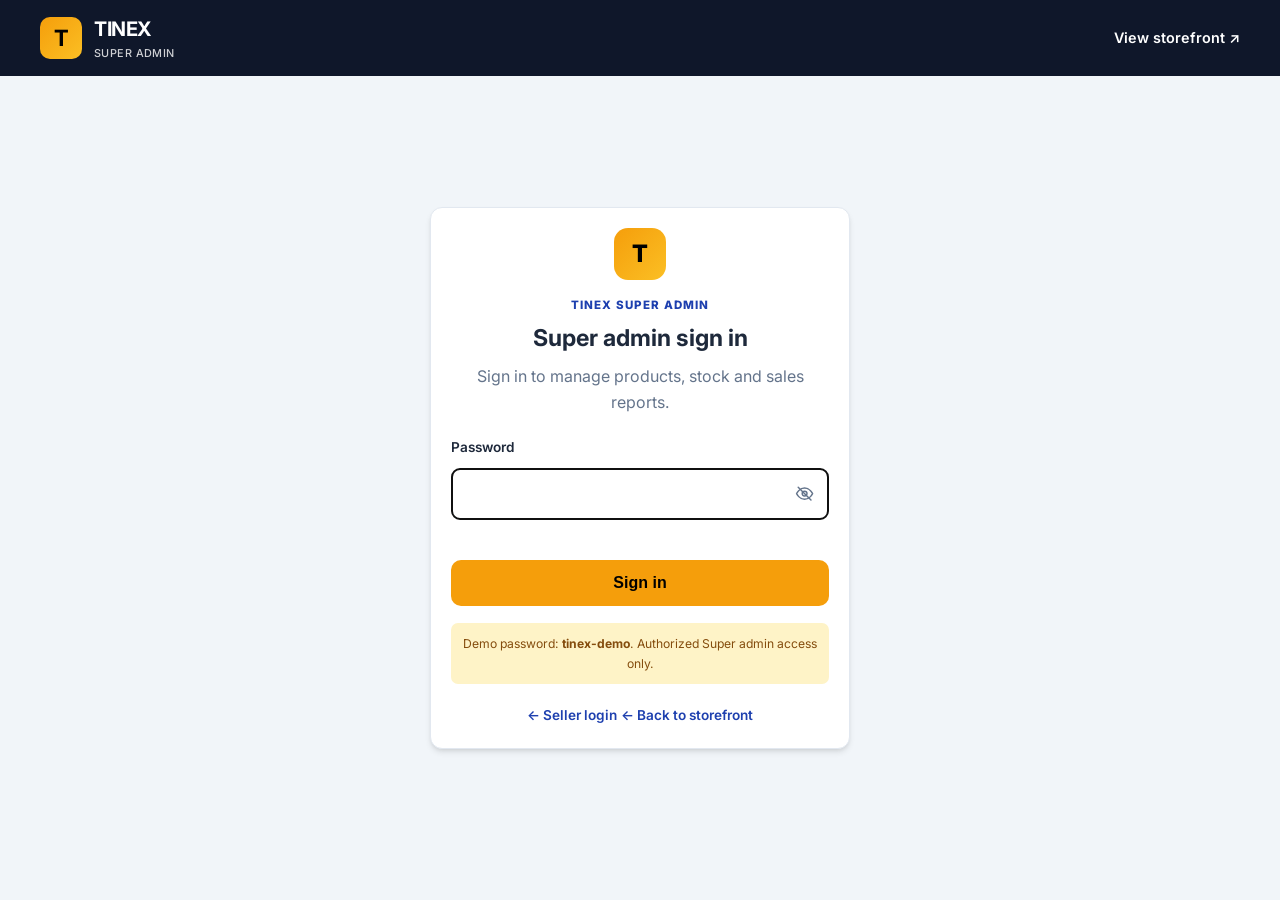
<file: super-admin.html>
<!DOCTYPE html>
<html lang="en">
<head>
  <meta charset="UTF-8" />
  <meta name="viewport" content="width=device-width, initial-scale=1.0" />
  <title>Super Admin | TINEX AUTO COMPONENTS</title>
  <meta name="description" content="Manage TINEX product inventory, prices and sales." />
  <link rel="preconnect" href="https://fonts.googleapis.com" />
  <link rel="preconnect" href="https://fonts.gstatic.com" crossorigin />
  <link href="https://fonts.googleapis.com/css2?family=Inter:wght@400;500;600;700;800&display=swap" rel="stylesheet" />
  <link rel="stylesheet" href="css/styles.css" />
</head>
<body class="admin-page" data-admin-role="super-admin">
  <header class="admin-header">
    <a href="index.html" class="logo">
      <div class="logo-icon">T</div>
      <div>
        <div>TINEX</div>
        <div class="admin-logo-caption">SUPER ADMIN</div>
      </div>
    </a>
    <a class="admin-store-link" href="catalog.html">View storefront ↗</a>
    <button class="admin-lock-button" id="admin-lock-button" type="button" hidden>Sign out</button>
  </header>

  <main class="admin-login" id="admin-login">
    <section class="admin-card admin-login-card">
      <div class="admin-login-icon">T</div>
      <p class="admin-eyebrow">TINEX SUPER ADMIN</p>
      <h1>Super admin sign in</h1>
      <p class="text-muted">Sign in to manage products, stock and sales reports.</p>
      <form id="admin-login-form" class="admin-login-form">
        <label for="admin-password">Password</label>
        <div class="admin-password-field">
          <input id="admin-password" name="password" type="password" autocomplete="current-password" required />
          <button class="admin-password-toggle" type="button" aria-label="Show password" aria-pressed="false" aria-controls="admin-password">
            <svg viewBox="0 0 24 24" aria-hidden="true"><path d="M2 12s3.6-7 10-7 10 7 10 7-3.6 7-10 7S2 12 2 12Z"/><circle cx="12" cy="12" r="3"/><path class="admin-eye-slash" d="m4 4 16 16"/></svg>
          </button>
        </div>
        <p id="admin-login-error" class="admin-login-error" role="alert"></p>
        <button class="btn btn-primary" type="submit">Sign in</button>
      </form>
      <p class="admin-demo-notice">Demo password: <strong>tinex-demo</strong>. Authorized Super admin access only.</p>
      <a class="admin-login-back" href="admin.html">← Seller login</a>
      <a class="admin-login-back" href="index.html">← Back to storefront</a>
    </section>
  </main>

  <main class="admin-main" id="admin-dashboard" hidden>
    <section class="admin-welcome">
      <div>
        <p class="admin-eyebrow">STORE MANAGEMENT</p>
        <h1 id="dashboard-title">Inventory dashboard</h1>
        <p class="text-muted" id="dashboard-caption">Manage parts, check restock needs, and log completed sales.</p>
      </div>
      <span class="admin-role-badge" id="admin-role-badge"></span>
      <div class="admin-local-note">Changes are saved in this browser</div>
    </section>

    <nav class="admin-tabs" aria-label="Admin sections">
      <button class="admin-tab active" data-panel="overview" data-super-admin-only type="button">Overview</button>
      <button class="admin-tab" data-panel="inventory" type="button">Inventory</button>
      <button class="admin-tab" id="sales-tab" data-panel="sales" type="button">Sales</button>
      <button class="admin-tab" data-panel="users" data-super-admin-only type="button">Staff access</button>
      <button class="admin-tab" data-panel="activity" data-super-admin-only type="button">Inventory activity</button>
    </nav>
    <div id="admin-message" class="admin-message" role="status" aria-live="polite"></div>

    <section class="admin-panel active" id="panel-overview" data-super-admin-only>
      <div class="admin-stat-grid">
        <article class="admin-stat-card"><span>Products</span><strong id="stat-products">0</strong><small>Active catalog items</small></article>
        <article class="admin-stat-card"><span>Units in stock</span><strong id="stat-units">0</strong><small>Across all products</small></article>
        <article class="admin-stat-card warning"><span>Restock alerts</span><strong id="stat-restock">0</strong><small>At or below reorder level</small></article>
        <article class="admin-stat-card"><span>Sales today</span><strong id="stat-sales-today">KSh 0</strong><small id="stat-sales-count">0 items sold</small></article>
      </div>

      <div class="admin-content-grid">
        <section class="admin-card">
          <div class="admin-card-heading">
            <div><h2>Needs restocking</h2><p>Products with stock at or below their reorder level.</p></div>
            <button type="button" class="admin-text-button" data-open-panel="inventory">Manage inventory →</button>
          </div>
          <div class="admin-table-wrap">
            <table class="admin-table">
              <thead><tr><th>Product</th><th>In stock</th><th>Reorder at</th><th>Status</th></tr></thead>
              <tbody id="restock-table"></tbody>
            </table>
          </div>
        </section>
        <section class="admin-card">
          <div class="admin-card-heading">
            <div><h2>Recent sales</h2><p>Sales you have recorded in the admin.</p></div>
            <button type="button" class="admin-text-button" data-open-panel="sales">View reports →</button>
          </div>
          <div class="admin-table-wrap">
            <table class="admin-table">
              <thead><tr><th>Product</th><th>Qty</th><th>Total</th><th>Sold by / logged at</th></tr></thead>
              <tbody id="recent-sales-table"></tbody>
            </table>
          </div>
        </section>
      </div>
    </section>

    <section class="admin-panel" id="panel-inventory">
      <div class="admin-section-heading">
        <div><h2>Products &amp; stock</h2><p id="inventory-intro">Add new parts or update their details, price, photo and quantity.</p></div>
        <button type="button" class="btn btn-primary" id="new-product-button" data-inventory-access>＋ Add product</button>
      </div>
      <section class="admin-card admin-form-card" id="product-form-card" hidden>
        <div class="admin-card-heading">
          <div><h2 id="product-form-heading">Add product</h2><p>Stock changes appear on the customer catalog.</p></div>
          <button type="button" class="admin-icon-button" id="cancel-product-button" aria-label="Close form">×</button>
        </div>
        <form id="product-form" class="admin-form">
          <input type="hidden" name="productId" />
          <label>Product name<input name="title" required maxlength="100" /></label>
          <label>Part number / code<input name="code" required maxlength="40" /></label>
          <label>Brand<select name="brand" required><option value="Bajaj">Bajaj</option><option value="Piaggio">Piaggio</option></select></label>
          <label>Price (KSh)<input name="price" type="number" min="0" step="1" required /></label>
          <label>Set stock quantity<input name="stock" type="number" min="0" step="1" required /><span class="admin-field-hint">Use Add stock below to increase current stock without replacing it.</span></label>
          <label>Restock alert at<input name="reorderAt" type="number" min="0" step="1" value="5" required /></label>
          <label class="admin-form-wide">Description<textarea name="desc" rows="2" maxlength="300"></textarea></label>
          <label class="admin-form-wide">Product image<input name="imageFile" id="product-image-file" type="file" accept="image/*" /><span class="admin-field-hint">Optional. Choose an image up to 2 MB.</span></label>
          <div class="admin-image-preview admin-form-wide" id="product-image-preview" hidden></div>
          <div class="admin-form-actions admin-form-wide">
            <button type="submit" class="btn btn-primary">Save product</button>
            <button type="button" class="btn btn-outline" id="remove-image-button" hidden>Remove image</button>
            <button type="button" class="btn btn-outline" id="cancel-product-form">Cancel</button>
          </div>
        </form>
      </section>
      <section class="admin-card admin-sale-entry" id="seller-sale-entry" hidden>
        <div class="admin-card-heading"><div><h2>Record item sold today</h2><p>Recording a sale immediately deducts the quantity from inventory and adds it to the sales report.</p></div></div>
        <form id="seller-sale-form" class="admin-form admin-sale-form">
          <label>Product<select name="productId" id="seller-product" required></select></label>
          <label>Quantity sold<input name="quantity" type="number" min="1" step="1" value="1" required /></label>
          <div class="admin-form-actions admin-form-wide"><button class="btn btn-primary" type="submit">Add to daily report</button><span class="admin-field-hint">Sale time is recorded automatically.</span></div>
        </form>
      </section>
      <section class="admin-card admin-restock-card" data-inventory-access>
        <div class="admin-card-heading"><div><h2>Adjust stock</h2><p>Stock changes are recorded with the staff member and exact time.</p></div></div>
        <form id="restock-form" class="admin-form admin-restock-form">
          <label>Product<select name="productId" id="restock-product" required></select></label>
          <label>Action<select name="action" id="stock-action"><option value="add">Add stock</option><option value="deduct">Deduct stock</option></select></label>
          <label>Quantity<input name="quantity" type="number" min="1" step="1" value="1" required /></label>
          <div class="admin-form-actions"><button type="submit" class="btn btn-primary">Save stock adjustment</button></div>
        </form>
      </section>
      <section class="admin-card">
        <div class="admin-filter-row">
          <label class="admin-search-label">Search products<input type="search" id="inventory-search" placeholder="Name, code or brand" /></label>
          <label class="admin-search-label">Stock status<select id="inventory-status"><option value="all">All products</option><option value="restock">Needs restocking</option><option value="available">In stock</option><option value="out">Out of stock</option></select></label>
        </div>
        <div class="admin-table-wrap">
          <table class="admin-table inventory-table">
            <thead><tr><th>Product</th><th>Part no.</th><th>Price</th><th>In stock</th><th>Status</th><th id="inventory-actions-heading"></th></tr></thead>
            <tbody id="inventory-table"></tbody>
          </table>
        </div>
      </section>
    </section>

    <section class="admin-panel" id="panel-sales">
      <div class="admin-section-heading">
        <div><h2>Sales reports</h2><p id="sales-intro">Seller sales and confirmed WhatsApp orders automatically reduce stock.</p></div>
      </div>
      <section class="admin-card admin-sale-entry" id="order-entry-card" data-seller-only>
        <div class="admin-card-heading"><div><h2>Confirm WhatsApp order</h2><p>Use this for completed WhatsApp orders that have not already been recorded. Confirming an order deducts the items from stock.</p></div></div>
        <form id="sale-form" class="admin-form admin-sale-form">
          <p class="admin-field-hint admin-form-wide">Order confirmation time is recorded automatically.</p>
          <div class="admin-order-items admin-form-wide" id="order-items"></div>
          <div class="admin-form-actions admin-form-wide">
            <button type="button" class="btn btn-outline" id="add-order-item">＋ Add another item</button>
            <button class="btn btn-primary" type="submit">Confirm order &amp; deduct stock</button>
          </div>
        </form>
      </section>
      <section class="admin-card">
        <div class="admin-card-heading admin-report-heading">
          <div><h2>Sales summary</h2><p id="sales-period-caption">Totals for today.</p></div>
          <div class="admin-period-tabs" aria-label="Sales period">
            <button type="button" class="active" data-period="day">Day</button>
            <button type="button" data-period="week">Week</button>
            <button type="button" data-period="month">Month</button>
          </div>
        </div>
        <div class="admin-sales-totals">
          <div><span>Revenue</span><strong id="period-revenue">KSh 0</strong></div>
          <div><span>Units sold</span><strong id="period-units">0</strong></div>
          <div><span>Confirmed orders</span><strong id="period-orders">0</strong></div>
        </div>
        <div class="admin-table-wrap">
          <table class="admin-table">
            <thead><tr><th>Product</th><th>Quantity</th><th>Unit price</th><th>Total</th><th>Stock</th><th>Sold by / logged at</th></tr></thead>
            <tbody id="sales-table"></tbody>
          </table>
        </div>
      </section>
    </section>

    <section class="admin-panel" id="panel-users" data-super-admin-only>
      <div class="admin-section-heading">
        <div><h2>Staff access</h2><p>Create Seller or Inventory staff logins and revoke access when needed.</p></div>
      </div>
      <section class="admin-card admin-user-form-card">
        <div class="admin-card-heading"><div><h2>Authorize staff</h2><p>Choose whether each person records sales or manages inventory.</p></div></div>
        <form id="seller-user-form" class="admin-form admin-user-form">
          <label>Staff name<input name="name" required maxlength="80" autocomplete="name" /></label>
          <label>Username<input name="username" required minlength="3" maxlength="30" pattern="[A-Za-z0-9._-]+" autocomplete="off" /></label>
          <label>Role<select name="role" required><option value="seller">Seller</option><option value="inventory-manager">Inventory staff</option></select></label>
          <label>Password
            <div class="admin-password-field">
              <input id="seller-password" name="password" type="password" required minlength="8" autocomplete="new-password" />
              <button class="admin-password-toggle" type="button" aria-label="Show password" aria-pressed="false" aria-controls="seller-password">
                <svg viewBox="0 0 24 24" aria-hidden="true"><path d="M2 12s3.6-7 10-7 10 7 10 7-3.6 7-10 7S2 12 2 12Z"/><circle cx="12" cy="12" r="3"/><path class="admin-eye-slash" d="m4 4 16 16"/></svg>
              </button>
            </div>
          </label>
          <label>Confirm password
            <div class="admin-password-field">
              <input id="seller-password-confirm" name="confirmPassword" type="password" required minlength="8" autocomplete="new-password" />
              <button class="admin-password-toggle" type="button" aria-label="Show password" aria-pressed="false" aria-controls="seller-password-confirm">
                <svg viewBox="0 0 24 24" aria-hidden="true"><path d="M2 12s3.6-7 10-7 10 7 10 7-3.6 7-10 7S2 12 2 12Z"/><circle cx="12" cy="12" r="3"/><path class="admin-eye-slash" d="m4 4 16 16"/></svg>
              </button>
            </div>
          </label>
          <div class="admin-form-actions admin-form-wide"><button class="btn btn-primary" type="submit">Add staff access</button></div>
        </form>
      </section>
      <section class="admin-card">
        <div class="admin-card-heading"><div><h2>Authorized staff</h2><p>Account passwords are not shown here.</p></div></div>
        <div class="admin-table-wrap">
          <table class="admin-table">
            <thead><tr><th>Name</th><th>Username</th><th>Role</th><th>Access</th><th>Added</th><th></th></tr></thead>
            <tbody id="seller-users-table"></tbody>
          </table>
        </div>
      </section>
    </section>

    <section class="admin-panel" id="panel-activity" data-super-admin-only>
      <div class="admin-section-heading"><div><h2>Inventory staff activity</h2><p>See who signed in, edited products, or added/deducted stock, and when.</p></div></div>
      <section class="admin-card">
        <div class="admin-card-heading"><div><h2>Staff sessions</h2><p>Login and logout times for each authorized user.</p></div></div>
        <div class="admin-table-wrap"><table class="admin-table">
          <thead><tr><th>Staff</th><th>Role</th><th>Logged in</th><th>Logged out</th></tr></thead>
          <tbody id="admin-sessions-table"></tbody>
        </table></div>
      </section>
      <section class="admin-card">
        <div class="admin-card-heading"><div><h2>Inventory changes</h2><p>Product edits, stock additions, and deductions with actor and time.</p></div></div>
        <div class="admin-table-wrap"><table class="admin-table">
          <thead><tr><th>Product / change</th><th>Action</th><th>By</th><th>Time</th></tr></thead>
          <tbody id="inventory-audit-table"></tbody>
        </table></div>
      </section>
    </section>

    <p class="admin-disclaimer">Demo only: staff accounts, passwords, inventory and sales are stored in this browser. A user can bypass these client-side permissions. Use server-side authentication and a database before publishing for business use.</p>
  </main>

  <script src="js/store.js"></script>
  <script src="js/admin.js"></script>
  <script src="js/super-admin-auth.js"></script>
</body>
</html>
</file>
<file: css/styles.css>
/* TINEX AUTO COMPONENTS - Professional Styles */
:root {
  --primary: #0f172a;      /* Deep navy */
  --secondary: #1e40af;    /* Strong blue */
  --accent: #f59e0b;       /* Amber/orange for CTAs */
  --accent-hover: #d97706;
  --success: #059669;
  --bg: #f8fafc;
  --card: #ffffff;
  --text: #1e293b;
  --text-muted: #64748b;
  --border: #e2e8f0;
  --whatsapp: #25D366;
  --radius: 12px;
  --shadow: 0 4px 6px -1px rgb(0 0 0 / 0.1), 0 2px 4px -2px rgb(0 0 0 / 0.1);
  --shadow-lg: 0 10px 15px -3px rgb(0 0 0 / 0.1), 0 4px 6px -4px rgb(0 0 0 / 0.1);
}

* {
  margin: 0;
  padding: 0;
  box-sizing: border-box;
}

body {
  font-family: 'Inter', system-ui, -apple-system, BlinkMacSystemFont, 'Segoe UI', Roboto, sans-serif;
  background: var(--bg);
  color: var(--text);
  line-height: 1.6;
  min-height: 100vh;
}

a {
  text-decoration: none;
  color: inherit;
}

img {
  max-width: 100%;
  display: block;
}

/* Header */
.header {
  background: var(--primary);
  color: white;
  position: sticky;
  top: 0;
  z-index: 100;
  box-shadow: var(--shadow);
}

.header-top {
  background: #020617;
  font-size: 0.85rem;
  padding: 0.4rem 0;
  text-align: center;
}

.header-top a {
  color: var(--accent);
  font-weight: 600;
}

.header-main {
  max-width: 1200px;
  margin: 0 auto;
  padding: 0.75rem 1.25rem;
  display: flex;
  align-items: center;
  justify-content: space-between;
  gap: 1rem;
}

.logo {
  display: flex;
  align-items: center;
  gap: 0.75rem;
  font-weight: 700;
  font-size: 1.25rem;
  letter-spacing: -0.025em;
}

.logo-icon {
  width: 42px;
  height: 42px;
  background: linear-gradient(135deg, var(--accent), #fbbf24);
  border-radius: 10px;
  display: flex;
  align-items: center;
  justify-content: center;
  font-size: 1.4rem;
  color: #000;
}

.nav {
  display: flex;
  gap: 1.75rem;
  align-items: center;
}

.nav a {
  font-weight: 500;
  font-size: 0.95rem;
  opacity: 0.9;
  transition: opacity 0.2s, color 0.2s;
}

.nav a:hover,
.nav a.active {
  opacity: 1;
  color: var(--accent);
}

.header-actions {
  display: flex;
  align-items: center;
  gap: 0.75rem;
}

.search-box {
  position: relative;
  display: none;
}

@media (min-width: 768px) {
  .search-box {
    display: block;
  }
}

.search-box input {
  background: rgba(255,255,255,0.1);
  border: 1px solid rgba(255,255,255,0.15);
  border-radius: 8px;
  padding: 0.5rem 1rem 0.5rem 2.25rem;
  color: white;
  width: 200px;
  font-size: 0.9rem;
}

.search-box input::placeholder {
  color: rgba(255,255,255,0.5);
}

.search-box svg {
  position: absolute;
  left: 0.7rem;
  top: 50%;
  transform: translateY(-50%);
  opacity: 0.6;
}

.cart-btn {
  position: relative;
  background: rgba(255,255,255,0.1);
  border: none;
  color: white;
  width: 42px;
  height: 42px;
  border-radius: 10px;
  cursor: pointer;
  display: flex;
  align-items: center;
  justify-content: center;
  transition: background 0.2s;
}

.cart-btn:hover {
  background: rgba(255,255,255,0.2);
}

.cart-count {
  position: absolute;
  top: -4px;
  right: -4px;
  background: var(--accent);
  color: #000;
  font-size: 0.7rem;
  font-weight: 700;
  width: 18px;
  height: 18px;
  border-radius: 50%;
  display: flex;
  align-items: center;
  justify-content: center;
}

.mobile-menu-btn {
  display: none;
  background: none;
  border: none;
  color: white;
  font-size: 1.5rem;
  cursor: pointer;
}

@media (max-width: 767px) {
  .nav {
    display: none;
  }
  .mobile-menu-btn {
    display: block;
  }
}

/* Hero */
.hero {
  background: linear-gradient(135deg, #0f172a 0%, #1e3a8a 60%, #1e40af 100%);
  color: white;
  padding: 3.5rem 1.25rem 4rem;
  position: relative;
  overflow: hidden;
}

.hero::before {
  content: '';
  position: absolute;
  inset: 0;
  background: url("data:image/svg+xml,%3Csvg width='60' height='60' viewBox='0 0 60 60' xmlns='http://www.w3.org/2000/svg'%3E%3Cg fill='none' fill-rule='evenodd'%3E%3Cg fill='%23ffffff' fill-opacity='0.03'%3E%3Cpath d='M36 34v-4h-2v4h-4v2h4v4h2v-4h4v-2h-4zm0-30V0h-2v4h-4v2h4v4h2V6h4V4h-4zM6 34v-4H4v4H0v2h4v4h2v-4h4v-2H6zM6 4V0H4v4H0v2h4v4h2V6h4V4H6z'/%3E%3C/g%3E%3C/g%3E%3C/svg%3E");
  opacity: 0.5;
}

.hero-content {
  max-width: 1200px;
  margin: 0 auto;
  display: grid;
  grid-template-columns: 1fr;
  gap: 2.5rem;
  align-items: center;
  position: relative;
  z-index: 1;
}

@media (min-width: 900px) {
  .hero-content {
    grid-template-columns: 1.1fr 0.9fr;
  }
}

.hero-text h1 {
  font-size: clamp(1.9rem, 4vw, 2.75rem);
  font-weight: 800;
  line-height: 1.15;
  margin-bottom: 1rem;
  letter-spacing: -0.03em;
}

.hero-text h1 span {
  color: var(--accent);
}

.hero-text p {
  font-size: 1.1rem;
  opacity: 0.9;
  max-width: 480px;
  margin-bottom: 1.75rem;
}

.hero-badges {
  display: flex;
  flex-wrap: wrap;
  gap: 0.75rem;
  margin-bottom: 1.75rem;
}

.badge {
  background: rgba(255,255,255,0.12);
  border: 1px solid rgba(255,255,255,0.2);
  padding: 0.35rem 0.85rem;
  border-radius: 999px;
  font-size: 0.85rem;
  font-weight: 500;
}

.btn {
  display: inline-flex;
  align-items: center;
  gap: 0.5rem;
  padding: 0.85rem 1.5rem;
  border-radius: 10px;
  font-weight: 600;
  font-size: 1rem;
  border: none;
  cursor: pointer;
  transition: all 0.2s;
}

.btn-primary {
  background: var(--accent);
  color: #000;
}

.btn-primary:hover {
  background: var(--accent-hover);
  transform: translateY(-1px);
}

.btn-secondary {
  background: rgba(255,255,255,0.12);
  color: white;
  border: 1px solid rgba(255,255,255,0.25);
}

.btn-secondary:hover {
  background: rgba(255,255,255,0.2);
}

.hero-visual {
  display: flex;
  flex-direction: column;
  gap: 1rem;
}

.placeholder-card {
  background: rgba(255,255,255,0.08);
  border: 1px solid rgba(255,255,255,0.15);
  border-radius: var(--radius);
  aspect-ratio: 16/10;
  display: flex;
  flex-direction: column;
  align-items: center;
  justify-content: center;
  gap: 0.75rem;
  color: rgba(255,255,255,0.7);
  font-size: 0.95rem;
  text-align: center;
  padding: 1.5rem;
}

.placeholder-card .icon {
  font-size: 2.5rem;
  opacity: 0.8;
}

.placeholder-card.small {
  aspect-ratio: 16/7;
  font-size: 0.85rem;
}

/* Sections */
.section {
  max-width: 1200px;
  margin: 0 auto;
  padding: 3.5rem 1.25rem;
}

.section-header {
  display: flex;
  justify-content: space-between;
  align-items: flex-end;
  margin-bottom: 1.75rem;
  gap: 1rem;
  flex-wrap: wrap;
}

.section-header h2 {
  font-size: 1.6rem;
  font-weight: 700;
  letter-spacing: -0.02em;
}

.section-header a {
  color: var(--secondary);
  font-weight: 600;
  font-size: 0.95rem;
}

/* Brand tiles */
.brand-grid {
  display: grid;
  grid-template-columns: 1fr;
  gap: 1.25rem;
}

@media (min-width: 640px) {
  .brand-grid {
    grid-template-columns: 1fr 1fr;
  }
}

.brand-card {
  background: var(--card);
  border-radius: var(--radius);
  overflow: hidden;
  box-shadow: var(--shadow);
  transition: transform 0.2s, box-shadow 0.2s;
  border: 1px solid var(--border);
}

.brand-card:hover {
  transform: translateY(-3px);
  box-shadow: var(--shadow-lg);
}

.brand-visual {
  height: 140px;
  display: flex;
  align-items: center;
  justify-content: center;
  font-size: 1.5rem;
  font-weight: 700;
  color: white;
  letter-spacing: 0.05em;
}

.brand-bajaj {
  background: linear-gradient(135deg, #1e3a8a, #3b82f6);
}

.brand-piaggio {
  background: linear-gradient(135deg, #7c2d12, #ea580c);
}

.brand-body {
  padding: 1.25rem 1.5rem;
}

.brand-body h3 {
  font-size: 1.2rem;
  margin-bottom: 0.35rem;
}

.brand-body p {
  color: var(--text-muted);
  font-size: 0.9rem;
  margin-bottom: 1rem;
}

/* Products grid */
.products-grid {
  display: grid;
  grid-template-columns: repeat(auto-fill, minmax(240px, 1fr));
  gap: 1.25rem;
}

.product-card {
  background: var(--card);
  border-radius: var(--radius);
  border: 1px solid var(--border);
  overflow: hidden;
  transition: transform 0.2s, box-shadow 0.2s;
  display: flex;
  flex-direction: column;
}

.product-card:hover {
  transform: translateY(-3px);
  box-shadow: var(--shadow-lg);
}

.product-image {
  aspect-ratio: 1;
  background: #f1f5f9;
  display: flex;
  align-items: center;
  justify-content: center;
  position: relative;
  color: var(--text-muted);
  font-size: 0.85rem;
  text-align: center;
  padding: 1rem;
}

.product-image .icon {
  font-size: 2.75rem;
  margin-bottom: 0.5rem;
  opacity: 0.5;
}

.product-badge {
  position: absolute;
  z-index: 1;
  top: 0.75rem;
  left: 0.75rem;
  background: var(--accent);
  color: #000;
  font-size: 0.7rem;
  font-weight: 700;
  padding: 0.2rem 0.55rem;
  border-radius: 6px;
}

.product-badge.soldout {
  background: #ef4444;
  color: white;
}

.product-body {
  padding: 1rem 1.1rem 1.15rem;
  flex: 1;
  display: flex;
  flex-direction: column;
}

.product-title {
  font-size: 0.95rem;
  font-weight: 600;
  margin-bottom: 0.35rem;
  line-height: 1.35;
  display: -webkit-box;
  line-clamp: 2;
  -webkit-line-clamp: 2;
  -webkit-box-orient: vertical;
  overflow: hidden;
}

.product-code {
  font-size: 0.78rem;
  color: var(--text-muted);
  font-family: ui-monospace, monospace;
  margin-bottom: 0.6rem;
}

.product-meta {
  display: flex;
  justify-content: space-between;
  align-items: center;
  margin-top: auto;
  gap: 0.5rem;
}

.product-price {
  font-weight: 700;
  font-size: 1.05rem;
  color: var(--primary);
}

.btn-add {
  background: var(--secondary);
  color: white;
  border: none;
  padding: 0.45rem 0.85rem;
  border-radius: 8px;
  font-size: 0.85rem;
  font-weight: 600;
  cursor: pointer;
  transition: background 0.2s;
}

.btn-add:hover {
  background: #1e3a8a;
}

.btn-add:disabled {
  background: #94a3b8;
  cursor: not-allowed;
}

/* Location & Contact blocks */
.info-grid {
  display: grid;
  grid-template-columns: 1fr;
  gap: 1.25rem;
}

@media (min-width: 768px) {
  .info-grid {
    grid-template-columns: 1.2fr 0.8fr;
  }
}

.info-card {
  background: var(--card);
  border: 1px solid var(--border);
  border-radius: var(--radius);
  padding: 1.5rem;
  box-shadow: var(--shadow);
}

.info-card h3 {
  font-size: 1.15rem;
  margin-bottom: 0.75rem;
  display: flex;
  align-items: center;
  gap: 0.5rem;
}

.info-card p, .info-card li {
  color: var(--text-muted);
  font-size: 0.95rem;
}

.info-card ul {
  list-style: none;
  margin-top: 0.5rem;
}

.info-card li {
  padding: 0.3rem 0;
}

.map-placeholder {
  height: 180px;
  background: #e2e8f0;
  border-radius: 8px;
  display: flex;
  align-items: center;
  justify-content: center;
  color: var(--text-muted);
  margin-top: 1rem;
  font-size: 0.9rem;
}

/* Newsletter */
.newsletter {
  background: var(--primary);
  color: white;
  border-radius: var(--radius);
  padding: 2rem 1.5rem;
  text-align: center;
}

.newsletter h3 {
  font-size: 1.35rem;
  margin-bottom: 0.5rem;
}

.newsletter p {
  opacity: 0.85;
  margin-bottom: 1.25rem;
  font-size: 0.95rem;
}

.newsletter-form {
  display: flex;
  flex-wrap: wrap;
  gap: 0.6rem;
  justify-content: center;
  max-width: 420px;
  margin: 0 auto;
}

.newsletter-form input {
  flex: 1;
  min-width: 200px;
  padding: 0.75rem 1rem;
  border-radius: 8px;
  border: none;
  font-size: 0.95rem;
}

.newsletter-form button {
  background: var(--accent);
  color: #000;
  border: none;
  padding: 0.75rem 1.25rem;
  border-radius: 8px;
  font-weight: 600;
  cursor: pointer;
}

/* Footer */
.footer {
  background: #020617;
  color: #94a3b8;
  padding: 3rem 1.25rem 1.5rem;
  margin-top: 2rem;
}

.footer-content {
  max-width: 1200px;
  margin: 0 auto;
  display: grid;
  grid-template-columns: 1fr;
  gap: 2rem;
}

@media (min-width: 640px) {
  .footer-content {
    grid-template-columns: 1.5fr 1fr 1fr;
  }
}

.footer h4 {
  color: white;
  font-size: 1rem;
  margin-bottom: 0.85rem;
}

.footer p, .footer a {
  font-size: 0.9rem;
  line-height: 1.7;
}

.footer a:hover {
  color: var(--accent);
}

.footer-bottom {
  max-width: 1200px;
  margin: 2rem auto 0;
  padding-top: 1.25rem;
  border-top: 1px solid #1e293b;
  display: flex;
  flex-wrap: wrap;
  justify-content: space-between;
  gap: 0.75rem;
  font-size: 0.85rem;
}

/* Cart Drawer */
.cart-overlay {
  position: fixed;
  inset: 0;
  background: rgba(0,0,0,0.45);
  z-index: 200;
  opacity: 0;
  visibility: hidden;
  transition: all 0.25s;
}

.cart-overlay.open {
  opacity: 1;
  visibility: visible;
}

.cart-drawer {
  position: fixed;
  top: 0;
  right: 0;
  width: min(400px, 100%);
  height: 100%;
  background: white;
  z-index: 210;
  transform: translateX(100%);
  transition: transform 0.3s ease;
  display: flex;
  flex-direction: column;
  box-shadow: -10px 0 30px rgba(0,0,0,0.15);
}

.cart-drawer.open {
  transform: translateX(0);
}

.cart-header {
  padding: 1.15rem 1.25rem;
  border-bottom: 1px solid var(--border);
  display: flex;
  justify-content: space-between;
  align-items: center;
}

.cart-header h3 {
  font-size: 1.15rem;
}

.cart-close {
  background: none;
  border: none;
  font-size: 1.5rem;
  cursor: pointer;
  color: var(--text-muted);
}

.cart-items {
  flex: 1;
  overflow-y: auto;
  padding: 1rem 1.25rem;
}

.cart-empty {
  text-align: center;
  padding: 3rem 1rem;
  color: var(--text-muted);
}

.cart-item {
  display: flex;
  gap: 0.85rem;
  padding: 0.85rem 0;
  border-bottom: 1px solid var(--border);
}

.cart-item-img {
  width: 64px;
  height: 64px;
  background: #f1f5f9;
  border-radius: 8px;
  display: flex;
  align-items: center;
  justify-content: center;
  font-size: 1.5rem;
  flex-shrink: 0;
  color: var(--text-muted);
}

.cart-item-info {
  flex: 1;
  min-width: 0;
}

.cart-item-info h4 {
  font-size: 0.9rem;
  font-weight: 600;
  margin-bottom: 0.2rem;
  white-space: nowrap;
  overflow: hidden;
  text-overflow: ellipsis;
}

.cart-item-info .code {
  font-size: 0.75rem;
  color: var(--text-muted);
  font-family: monospace;
}

.cart-item-price {
  font-weight: 600;
  font-size: 0.9rem;
  margin-top: 0.25rem;
}

.cart-item-actions {
  display: flex;
  align-items: center;
  gap: 0.4rem;
  margin-top: 0.4rem;
}

.qty-btn {
  width: 26px;
  height: 26px;
  border: 1px solid var(--border);
  background: white;
  border-radius: 6px;
  cursor: pointer;
  font-weight: 600;
}

.cart-footer {
  padding: 1.15rem 1.25rem;
  border-top: 1px solid var(--border);
  background: #f8fafc;
}

.cart-total {
  display: flex;
  justify-content: space-between;
  font-weight: 700;
  font-size: 1.1rem;
  margin-bottom: 1rem;
}

.btn-whatsapp {
  background: var(--whatsapp);
  color: white;
  width: 100%;
  justify-content: center;
  padding: 0.9rem;
  font-size: 1rem;
}

.btn-whatsapp:hover {
  background: #1ebe57;
  transform: none;
}

.btn-whatsapp:disabled {
  background: #94a3b8;
  cursor: not-allowed;
}

/* Filters (catalog) */
.filters {
  display: flex;
  flex-wrap: wrap;
  gap: 0.6rem;
  margin-bottom: 1.5rem;
}

.filter-btn {
  padding: 0.45rem 1rem;
  border-radius: 999px;
  border: 1px solid var(--border);
  background: white;
  font-size: 0.9rem;
  font-weight: 500;
  cursor: pointer;
  transition: all 0.15s;
}

.filter-btn.active,
.filter-btn:hover {
  background: var(--primary);
  color: white;
  border-color: var(--primary);
}

/* Utility */
.container {
  max-width: 1200px;
  margin: 0 auto;
  padding: 0 1.25rem;
}

.text-muted {
  color: var(--text-muted);
}

.mt-1 { margin-top: 0.5rem; }
.mt-2 { margin-top: 1rem; }
.mb-2 { margin-bottom: 1rem; }

/* Contact form */
.contact-form {
  display: grid;
  gap: 1rem;
}

.contact-form label {
  display: block;
  font-weight: 500;
  font-size: 0.9rem;
  margin-bottom: 0.35rem;
}

.contact-form input,
.contact-form textarea {
  width: 100%;
  padding: 0.7rem 0.9rem;
  border: 1px solid var(--border);
  border-radius: 8px;
  font-size: 0.95rem;
  font-family: inherit;
}

.contact-form textarea {
  min-height: 120px;
  resize: vertical;
}

/* Mobile nav */
.mobile-nav {
  display: none;
  position: fixed;
  top: 0;
  left: 0;
  width: 280px;
  height: 100%;
  background: var(--primary);
  z-index: 250;
  padding: 1.5rem;
  transform: translateX(-100%);
  transition: transform 0.3s;
}

.mobile-nav.open {
  transform: translateX(0);
}

.mobile-nav a {
  display: block;
  color: white;
  padding: 0.75rem 0;
  font-weight: 500;
  border-bottom: 1px solid rgba(255,255,255,0.1);
}

.mobile-nav-overlay {
  position: fixed;
  inset: 0;
  background: rgba(0,0,0,0.4);
  z-index: 240;
  opacity: 0;
  visibility: hidden;
  transition: all 0.25s;
}

.mobile-nav-overlay.open {
  opacity: 1;
  visibility: visible;
}

/* Inventory admin */
.product-image .product-photo {
  position: absolute;
  inset: 0;
}

.product-image .product-photo img {
  width: 100%;
  height: 100%;
  object-fit: cover;
}

.admin-page {
  background: #f1f5f9;
}

.admin-header {
  min-height: 76px;
  background: var(--primary);
  color: white;
  padding: 0.75rem max(1.25rem, calc((100% - 1200px) / 2));
  display: flex;
  align-items: center;
  justify-content: space-between;
}

.admin-logo-caption {
  font-size: 0.68rem;
  font-weight: 500;
  opacity: 0.8;
  letter-spacing: 0.04em;
}

.admin-store-link {
  color: white;
  font-size: 0.9rem;
  font-weight: 600;
}

.admin-store-link:hover,
.admin-text-button:hover {
  color: var(--accent);
}

.admin-lock-button {
  border: 1px solid rgb(255 255 255 / 0.3);
  border-radius: 7px;
  background: rgb(255 255 255 / 0.08);
  color: white;
  padding: 0.45rem 0.7rem;
  font: inherit;
  font-size: 0.8rem;
  font-weight: 600;
  cursor: pointer;
}

.admin-login {
  min-height: calc(100vh - 76px);
  display: grid;
  place-items: center;
  padding: 2rem 1rem;
}

.admin-login-card {
  width: min(100%, 420px);
  padding: 2rem;
  text-align: center;
}

.admin-login-icon {
  width: 52px;
  height: 52px;
  display: grid;
  place-items: center;
  margin: 0 auto 1rem;
  border-radius: 14px;
  background: linear-gradient(135deg, var(--accent), #fbbf24);
  color: #000;
  font-size: 1.5rem;
  font-weight: 800;
}

.admin-login-card h1 {
  margin-bottom: 0.4rem;
  font-size: 1.45rem;
}

.admin-login-form {
  display: grid;
  gap: 0.55rem;
  margin: 1.4rem 0 1rem;
  text-align: left;
}

.admin-login-form label {
  font-size: 0.85rem;
  font-weight: 600;
}

.admin-login-form input {
  width: 100%;
  padding: 0.75rem 0.85rem;
  border: 1px solid #cbd5e1;
  border-radius: 8px;
  background: white;
  font: inherit;
}

.admin-password-field {
  position: relative;
}

.admin-login-form .admin-password-field input {
  padding-right: 3rem;
}

.admin-password-toggle {
  position: absolute;
  top: 50%;
  right: 0.55rem;
  display: grid;
  width: 2rem;
  height: 2rem;
  place-items: center;
  transform: translateY(-50%);
  border: 0;
  border-radius: 6px;
  background: transparent;
  color: var(--text-muted);
  cursor: pointer;
}

.admin-password-toggle:hover {
  background: #f1f5f9;
  color: var(--secondary);
}

.admin-password-toggle:focus-visible {
  outline: 2px solid var(--secondary);
  outline-offset: 2px;
}

.admin-password-toggle svg {
  width: 1.2rem;
  height: 1.2rem;
  fill: none;
  stroke: currentColor;
  stroke-linecap: round;
  stroke-linejoin: round;
  stroke-width: 1.8;
}

.admin-password-toggle .admin-eye-slash {
  display: none;
}

.admin-password-toggle:not(.is-visible) .admin-eye-slash {
  display: block;
}

.admin-login-form .btn {
  justify-content: center;
  margin-top: 0.25rem;
}

.admin-login-error {
  min-height: 1.2rem;
  color: #b91c1c;
  font-size: 0.8rem;
}

.admin-demo-notice {
  margin: 1.1rem 0;
  padding: 0.7rem;
  border-radius: 7px;
  background: #fef3c7;
  color: #854d0e;
  font-size: 0.76rem;
}

.admin-login-back {
  color: var(--secondary);
  font-size: 0.85rem;
  font-weight: 600;
}

.admin-main {
  max-width: 1200px;
  margin: 0 auto;
  padding: 2rem 1.25rem 3rem;
}

.admin-welcome,
.admin-section-heading,
.admin-card-heading {
  display: flex;
  align-items: center;
  justify-content: space-between;
  gap: 1rem;
}

.admin-welcome {
  margin-bottom: 1.5rem;
}

.admin-welcome h1 {
  font-size: clamp(1.6rem, 3vw, 2rem);
  line-height: 1.25;
  margin-bottom: 0.35rem;
}

.admin-role-badge {
  flex: 0 0 auto;
  padding: 0.4rem 0.7rem;
  border: 1px solid #bfdbfe;
  border-radius: 999px;
  background: #eff6ff;
  color: #1e40af;
  font-size: 0.75rem;
  font-weight: 700;
}

.admin-eyebrow {
  color: var(--secondary);
  font-size: 0.72rem;
  font-weight: 800;
  letter-spacing: 0.09em;
  margin-bottom: 0.35rem;
}

.admin-local-note {
  color: #854d0e;
  background: #fef3c7;
  padding: 0.5rem 0.75rem;
  border-radius: 8px;
  font-size: 0.78rem;
  font-weight: 600;
}

.admin-tabs {
  display: flex;
  gap: 0.35rem;
  border-bottom: 1px solid var(--border);
  margin-bottom: 1.5rem;
}

.admin-tab {
  border: 0;
  border-bottom: 3px solid transparent;
  background: transparent;
  color: var(--text-muted);
  padding: 0.75rem 1rem;
  font: inherit;
  font-size: 0.92rem;
  font-weight: 600;
  cursor: pointer;
}

.admin-tab.active {
  border-bottom-color: var(--secondary);
  color: var(--secondary);
}

.admin-panel {
  display: none;
}

.admin-panel.active {
  display: block;
}

.admin-message {
  display: none;
  margin: 0 0 1rem;
  padding: 0.8rem 1rem;
  border-radius: 8px;
  font-size: 0.9rem;
}

.admin-message.visible {
  display: block;
}

.admin-message.success {
  color: #065f46;
  background: #d1fae5;
}

.admin-message.error {
  color: #991b1b;
  background: #fee2e2;
}

.admin-stat-grid {
  display: grid;
  grid-template-columns: repeat(4, minmax(0, 1fr));
  gap: 1rem;
  margin-bottom: 1.25rem;
}

.admin-stat-card,
.admin-card {
  background: white;
  border: 1px solid var(--border);
  border-radius: var(--radius);
  box-shadow: var(--shadow);
}

.admin-stat-card {
  padding: 1.1rem 1.2rem;
}

.admin-stat-card > span,
.admin-stat-card small {
  display: block;
  color: var(--text-muted);
  font-size: 0.82rem;
}

.admin-stat-card strong {
  display: block;
  margin: 0.35rem 0 0.25rem;
  color: var(--primary);
  font-size: 1.7rem;
  line-height: 1.2;
}

.admin-stat-card.warning strong {
  color: #b45309;
}

.admin-content-grid {
  display: grid;
  grid-template-columns: 1fr 1fr;
  gap: 1.25rem;
}

.admin-card {
  padding: 1.25rem;
  margin-bottom: 1.25rem;
  min-width: 0;
}

.admin-card-heading {
  margin-bottom: 1rem;
}

.admin-card-heading h2,
.admin-section-heading h2 {
  font-size: 1.1rem;
  margin-bottom: 0.2rem;
}

.admin-card-heading p,
.admin-section-heading p {
  color: var(--text-muted);
  font-size: 0.84rem;
}

.admin-text-button {
  border: 0;
  background: none;
  color: var(--secondary);
  font: inherit;
  font-size: 0.82rem;
  font-weight: 700;
  cursor: pointer;
  white-space: nowrap;
}

.admin-table-wrap {
  width: 100%;
  overflow-x: auto;
}

.admin-table {
  width: 100%;
  border-collapse: collapse;
  text-align: left;
  font-size: 0.84rem;
}

.admin-table th {
  color: var(--text-muted);
  background: #f8fafc;
  font-size: 0.72rem;
  font-weight: 700;
  letter-spacing: 0.025em;
  white-space: nowrap;
}

.admin-table th,
.admin-table td {
  padding: 0.72rem 0.65rem;
  border-bottom: 1px solid #edf1f5;
  vertical-align: middle;
}

.admin-table td {
  white-space: nowrap;
}

.admin-table td:first-child {
  white-space: normal;
  min-width: 140px;
}

.admin-table td strong,
.admin-table td small {
  display: block;
}

.admin-table td small {
  color: var(--text-muted);
  font-size: 0.74rem;
  margin-top: 0.12rem;
}

.admin-sale-type {
  display: inline-block;
  margin-top: 0.35rem;
  padding: 0.18rem 0.45rem;
  border-radius: 999px;
  color: #475569;
  background: #f1f5f9;
  font-size: 0.68rem;
  font-weight: 700;
}

.admin-sale-type.whatsapp {
  color: #047857;
  background: #d1fae5;
}

.admin-empty {
  color: var(--text-muted);
  text-align: center;
  padding: 1.5rem !important;
}

.stock-status {
  display: inline-block;
  border-radius: 999px;
  padding: 0.22rem 0.55rem;
  font-size: 0.72rem;
  font-weight: 700;
}

.stock-status.available {
  color: #047857;
  background: #d1fae5;
}

.stock-status.low {
  color: #92400e;
  background: #fef3c7;
}

.stock-status.out {
  color: #b91c1c;
  background: #fee2e2;
}

.admin-section-heading {
  margin: 0.25rem 0 1rem;
}

.admin-form-card {
  scroll-margin-top: 1rem;
}

.admin-form {
  display: grid;
  grid-template-columns: repeat(3, minmax(0, 1fr));
  gap: 1rem;
}

.admin-form label,
.admin-search-label {
  display: grid;
  gap: 0.35rem;
  color: var(--text);
  font-size: 0.82rem;
  font-weight: 600;
}

.admin-form input,
.admin-form select,
.admin-form textarea,
.admin-search-label input,
.admin-search-label select {
  width: 100%;
  min-width: 0;
  padding: 0.65rem 0.75rem;
  border: 1px solid #cbd5e1;
  border-radius: 7px;
  background: white;
  color: var(--text);
  font: inherit;
  font-size: 0.9rem;
}

.admin-form textarea {
  resize: vertical;
}

.admin-form-wide {
  grid-column: 1 / -1;
}

.admin-field-hint {
  color: var(--text-muted);
  font-size: 0.75rem;
  font-weight: 400;
}

.admin-form-actions {
  display: flex;
  flex-wrap: wrap;
  gap: 0.65rem;
  align-items: center;
}

.admin-icon-button {
  width: 34px;
  height: 34px;
  border: 1px solid var(--border);
  border-radius: 7px;
  background: white;
  color: var(--text-muted);
  font-size: 1.3rem;
  cursor: pointer;
}

.admin-image-preview {
  display: flex;
  align-items: center;
  gap: 0.75rem;
  color: var(--text-muted);
  font-size: 0.82rem;
}

.admin-image-preview img {
  width: 80px;
  height: 80px;
  object-fit: cover;
  border-radius: 8px;
  border: 1px solid var(--border);
}

.btn-outline {
  color: var(--text);
  background: white;
  border: 1px solid var(--border);
  padding: 0.65rem 1rem;
  border-radius: 8px;
  font: inherit;
  font-size: 0.88rem;
  font-weight: 600;
  cursor: pointer;
}

.admin-filter-row {
  display: flex;
  align-items: end;
  gap: 1rem;
  margin-bottom: 1rem;
}

.admin-search-label {
  width: min(100%, 300px);
}

.admin-product-cell {
  display: flex;
  align-items: center;
  gap: 0.65rem;
}

.admin-product-thumb {
  display: inline-flex;
  width: 42px;
  height: 42px;
  flex: 0 0 42px;
  object-fit: cover;
  border-radius: 6px;
  background: #f1f5f9;
}

.admin-product-placeholder {
  align-items: center;
  justify-content: center;
  color: var(--text-muted);
  font-size: 1.2rem;
}

.admin-edit-button {
  border: 1px solid var(--border);
  border-radius: 6px;
  background: white;
  color: var(--secondary);
  padding: 0.35rem 0.6rem;
  font: inherit;
  font-size: 0.78rem;
  font-weight: 700;
  cursor: pointer;
}

.admin-sale-entry {
  margin-top: 1rem;
}

.admin-user-form-card {
  margin-bottom: 1rem;
}

.admin-user-form {
  grid-template-columns: repeat(2, minmax(0, 1fr));
  align-items: end;
}

.admin-user-form .admin-password-field input {
  padding-right: 3rem;
}

.admin-user-form .admin-form-actions {
  align-self: end;
}

.admin-user-form .admin-form-actions .btn {
  min-height: 42px;
}

.admin-restock-card {
  margin-bottom: 1rem;
  border-left: 4px solid var(--accent);
}

.admin-restock-form {
  grid-template-columns: minmax(0, 1.3fr) minmax(7rem, 0.8fr) minmax(7rem, 0.7fr) auto;
  align-items: end;
}

.admin-restock-form .admin-form-actions {
  align-self: end;
}

.admin-restock-form .btn {
  min-height: 42px;
}

.admin-sale-stock-status {
  min-width: 120px;
}

.admin-sale-stock-status .stock-status {
  display: inline-flex;
  margin-bottom: 0.4rem;
}

.admin-deduct-button {
  display: block;
  color: #047857;
  transition: background 0.15s, border-color 0.15s;
}

.admin-deduct-button:hover {
  border-color: #a7f3d0;
  background: #ecfdf5;
}

.admin-sale-form {
  grid-template-columns: minmax(0, 1fr);
  align-items: end;
}

.admin-sale-form .admin-form-actions {
  gap: 0.75rem;
}

.admin-sale-form .admin-form-actions .btn {
  min-height: 44px;
}

.admin-order-date {
  max-width: 22rem;
}

.admin-order-items {
  display: grid;
  gap: 0.65rem;
}

.admin-order-item {
  display: grid;
  grid-template-columns: minmax(0, 1fr) minmax(7rem, 10rem) auto;
  align-items: end;
  gap: 0.85rem;
  padding: 0.9rem;
  border: 1px solid var(--border);
  border-radius: 10px;
  background: #f8fafc;
}

.admin-order-item .admin-icon-button {
  margin-bottom: 1px;
  transition: background 0.15s, border-color 0.15s, color 0.15s;
}

.admin-order-item .admin-icon-button:hover {
  border-color: #fecaca;
  background: #fef2f2;
  color: #b91c1c;
}

.admin-period-tabs {
  display: flex;
  padding: 3px;
  border-radius: 8px;
  background: #f1f5f9;
}

.admin-period-tabs button {
  border: 0;
  border-radius: 6px;
  background: transparent;
  color: var(--text-muted);
  padding: 0.42rem 0.7rem;
  font: inherit;
  font-size: 0.78rem;
  font-weight: 700;
  cursor: pointer;
}

.admin-period-tabs button.active {
  background: white;
  color: var(--secondary);
  box-shadow: 0 1px 3px rgb(15 23 42 / 0.12);
}

.admin-sales-totals {
  display: grid;
  grid-template-columns: repeat(3, 1fr);
  gap: 1rem;
  border-top: 1px solid var(--border);
  border-bottom: 1px solid var(--border);
  margin-bottom: 0.8rem;
  padding: 0.9rem 0;
}

.admin-sales-totals span,
.admin-sales-totals strong {
  display: block;
}

.admin-sales-totals span {
  color: var(--text-muted);
  font-size: 0.78rem;
}

.admin-sales-totals strong {
  margin-top: 0.18rem;
  color: var(--primary);
  font-size: 1.1rem;
}

.admin-disclaimer {
  margin: 1rem 0 0;
  color: var(--text-muted);
  font-size: 0.78rem;
}

[hidden] {
  display: none !important;
}

@media (max-width: 850px) {
  .admin-stat-grid {
    grid-template-columns: repeat(2, minmax(0, 1fr));
  }

  .admin-content-grid {
    grid-template-columns: 1fr;
  }

  .admin-restock-form {
    grid-template-columns: repeat(2, minmax(0, 1fr));
  }

  .admin-restock-form .admin-form-actions {
    grid-column: 1 / -1;
  }

  .admin-user-form {
    grid-template-columns: repeat(2, minmax(0, 1fr));
  }

  .admin-user-form .admin-form-actions {
    grid-column: 1 / -1;
  }

}

@media (max-width: 600px) {
  .admin-main {
    padding: 1.25rem 0.85rem 2rem;
  }

  .admin-header {
    padding: 0.65rem 0.85rem;
  }

  .admin-welcome,
  .admin-section-heading {
    align-items: flex-start;
    flex-direction: column;
  }

  .admin-local-note {
    font-size: 0.72rem;
  }

  .admin-stat-grid {
    gap: 0.65rem;
  }

  .admin-stat-card {
    padding: 0.9rem;
  }

  .admin-stat-card strong {
    font-size: 1.35rem;
  }

  .admin-card {
    padding: 0.9rem;
  }

  .admin-form,
  .admin-sale-form,
  .admin-restock-form,
  .admin-user-form,
  .admin-order-item {
    grid-template-columns: 1fr;
  }

  .admin-order-item .admin-icon-button {
    justify-self: end;
  }

  .admin-filter-row {
    align-items: stretch;
    flex-direction: column;
  }

  .admin-search-label {
    width: 100%;
  }

  .admin-report-heading {
    align-items: flex-start;
    flex-direction: column;
  }
}
</file>
